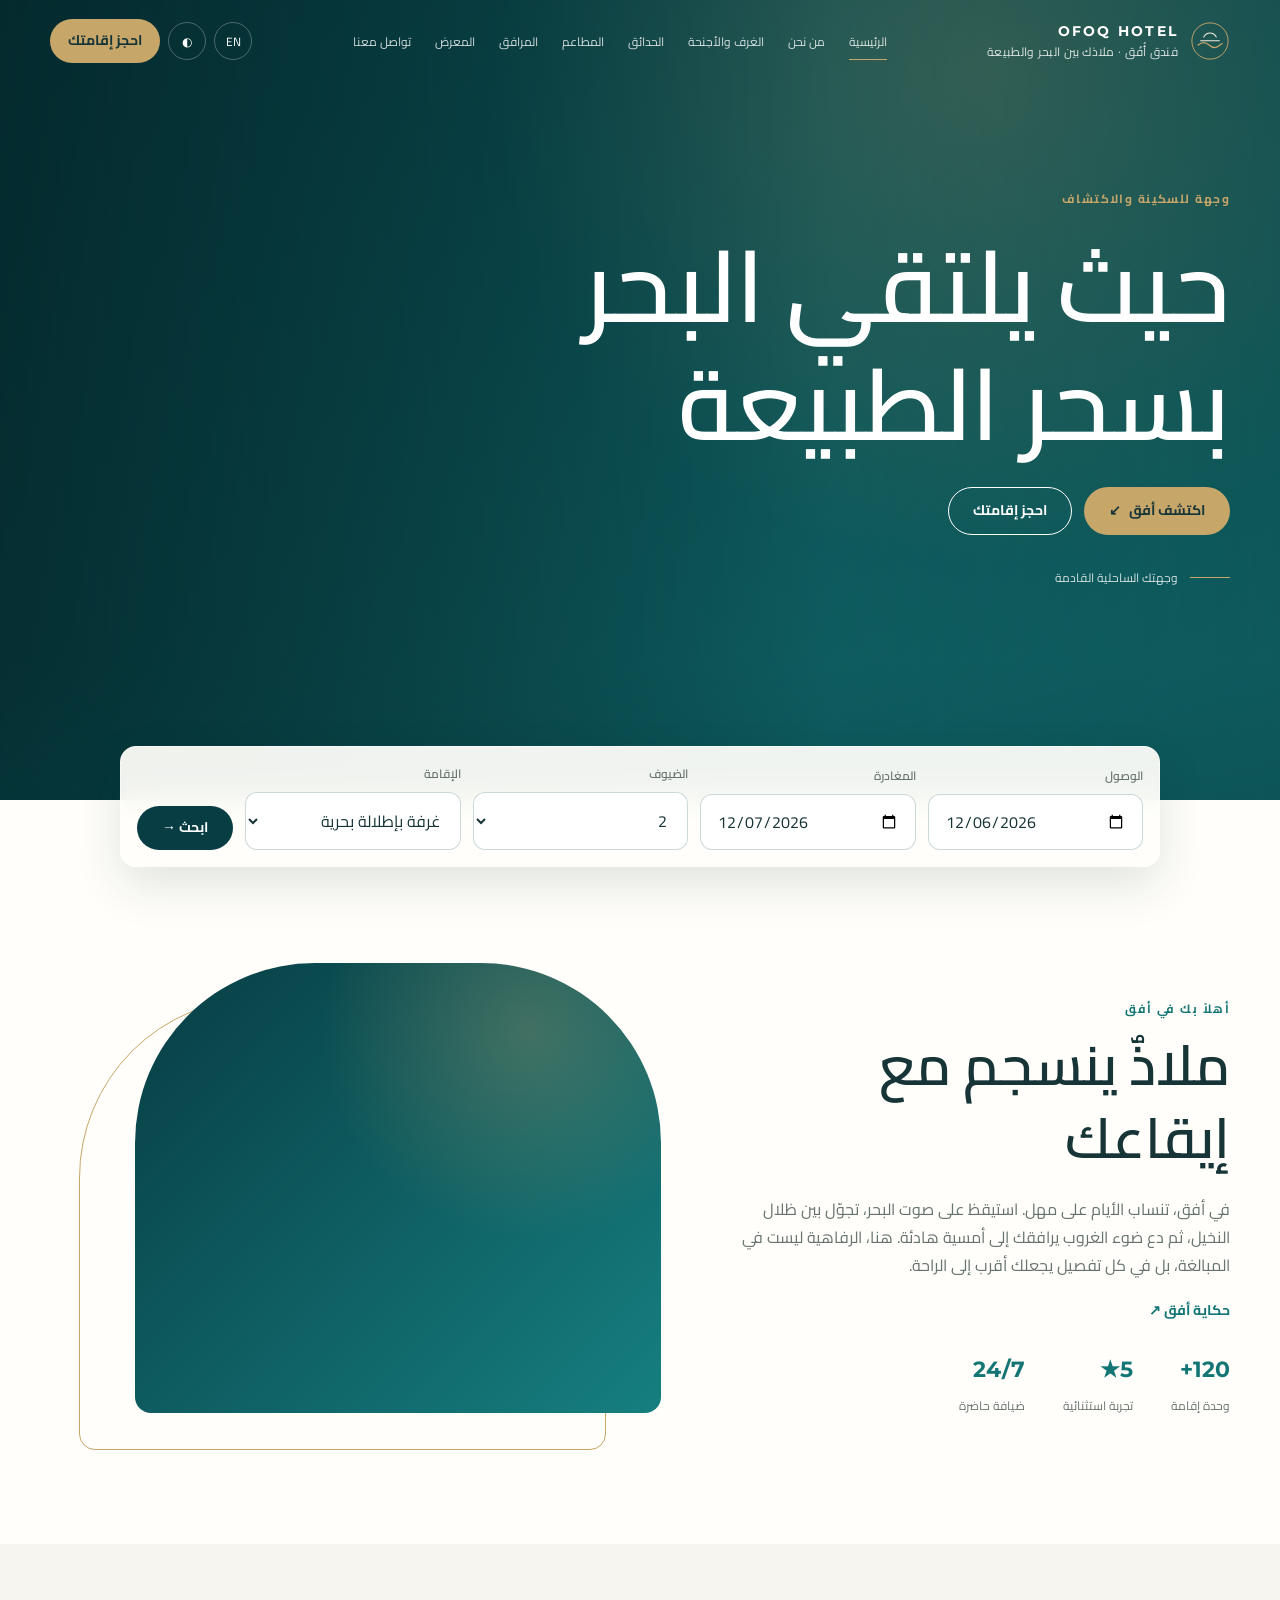
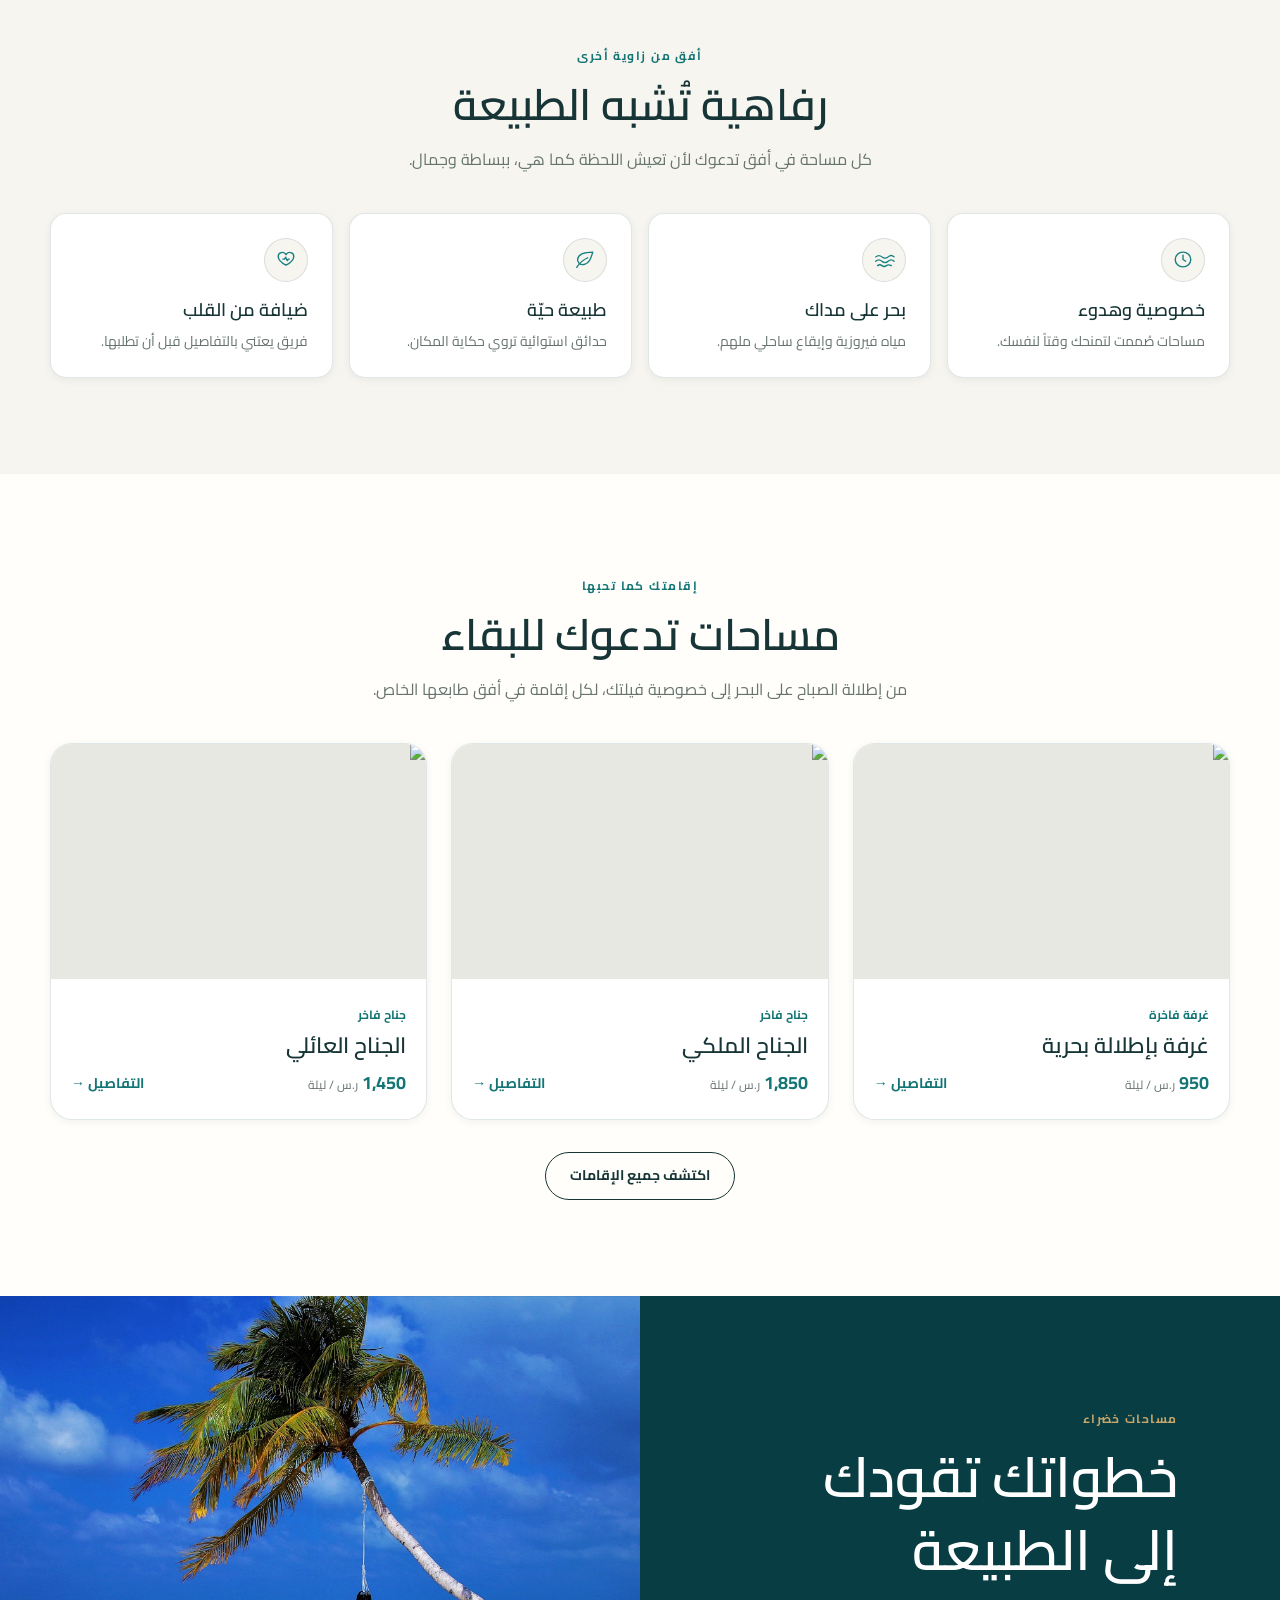
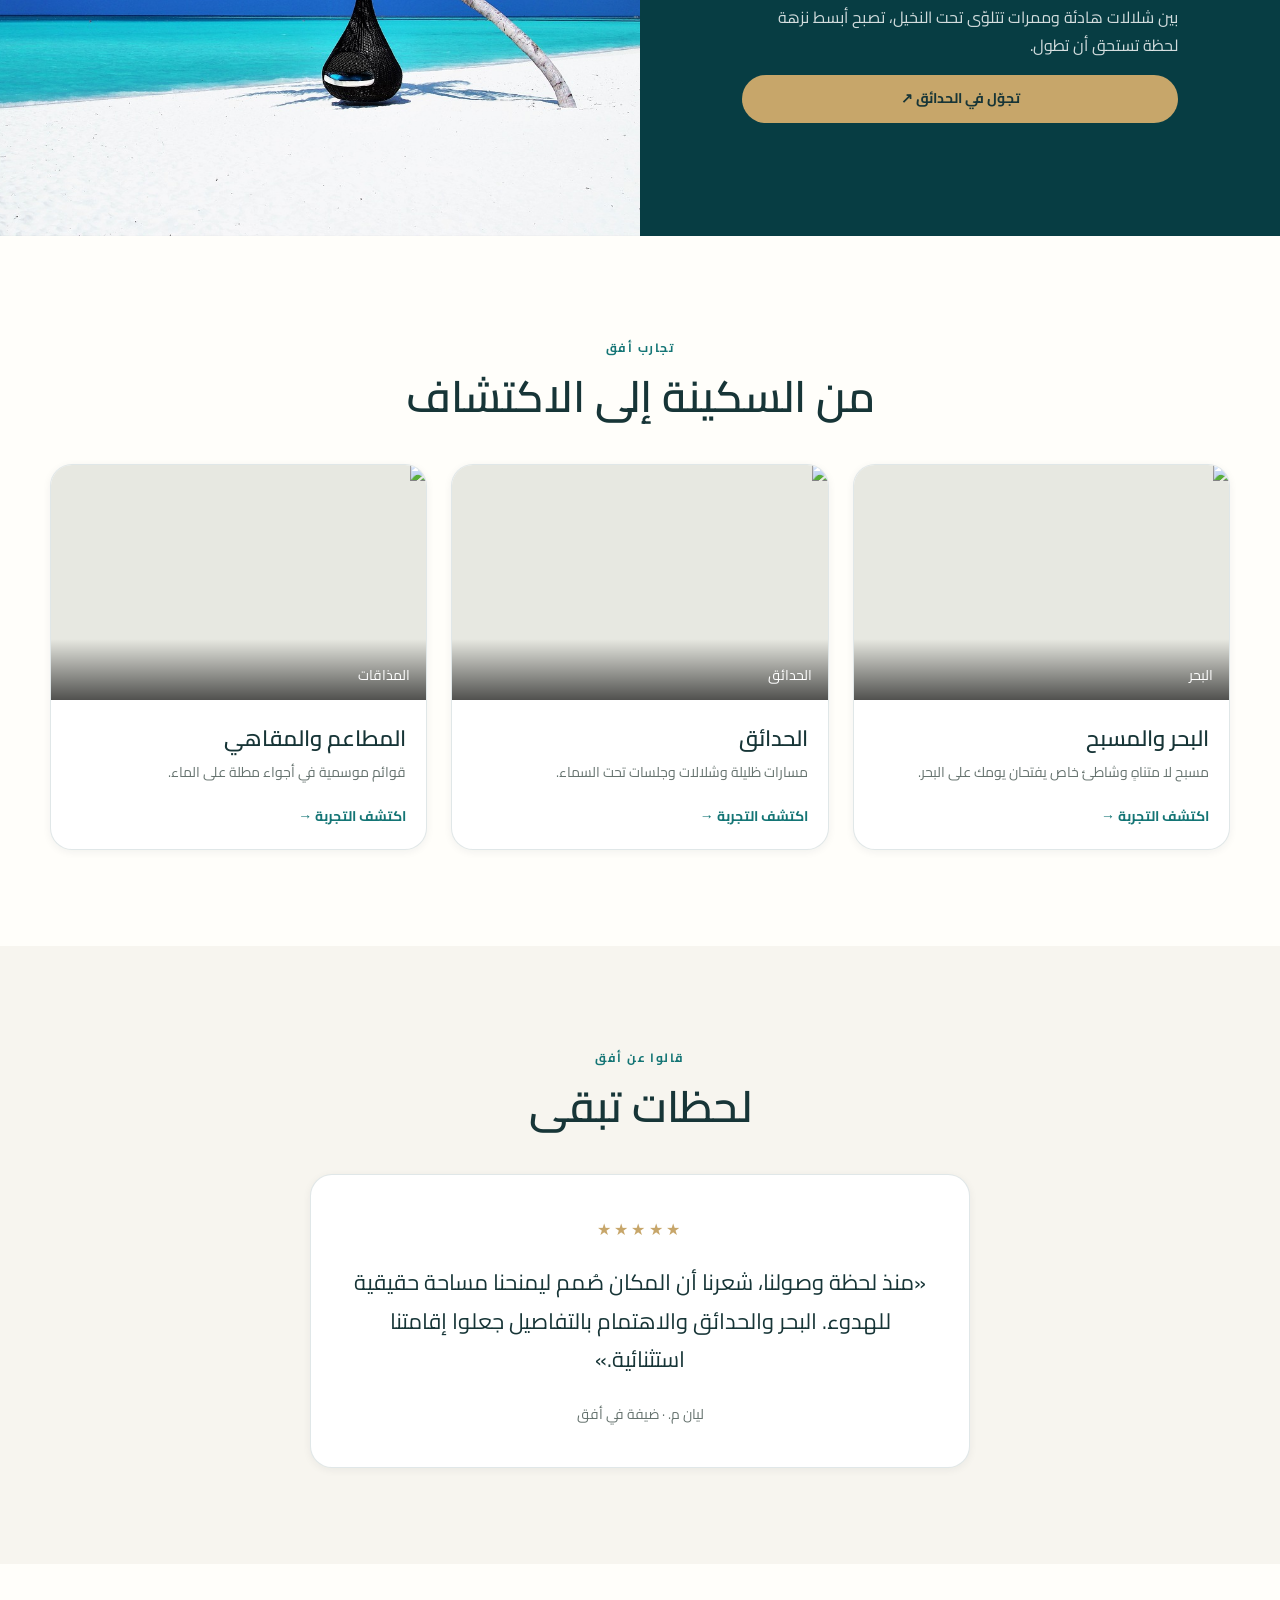
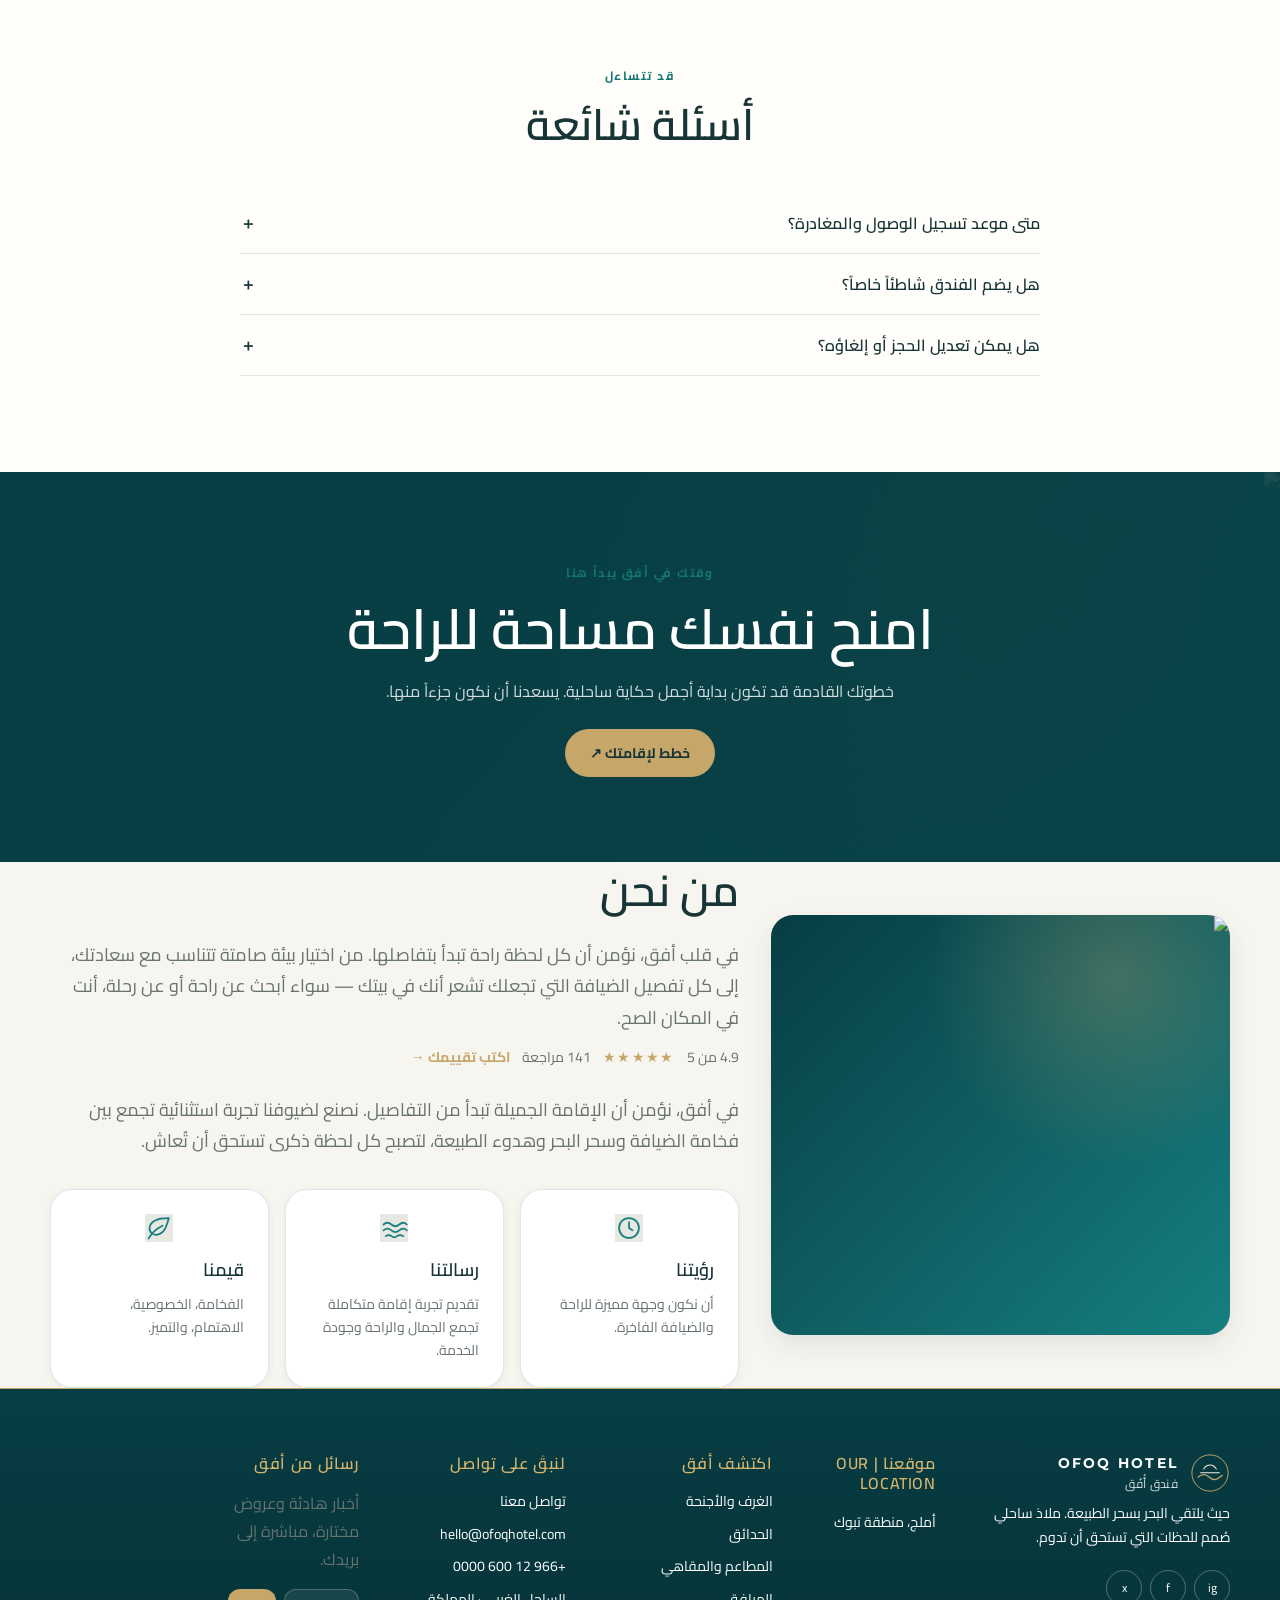
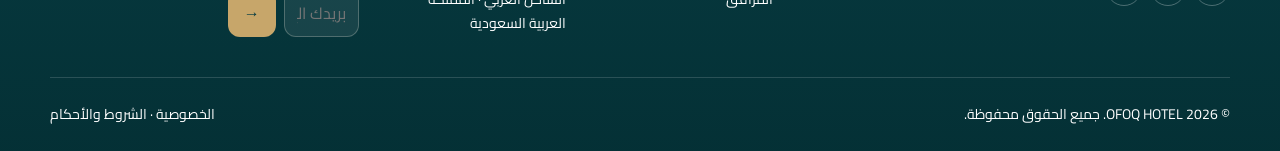
<file: index.html>
<!doctype html>
<html lang="ar" dir="rtl">
<head>
  <meta charset="utf-8">
  <meta name="viewport" content="width=device-width, initial-scale=1">
  <meta name="theme-color" content="#073D43"><link rel="icon" type="image/svg+xml" href="assets/logo/ofoq-mark.svg">
  <meta name="description" content="أفق، ملاذ ساحلي فاخر حيث يلتقي البحر بسحر الطبيعة.">
  <title>أفق | OFOQ HOTEL</title>
  <link rel="preconnect" href="https://fonts.googleapis.com">
  <link rel="preconnect" href="https://fonts.gstatic.com" crossorigin>
  <link href="https://fonts.googleapis.com/css2?family=Cairo:wght@400;500;600;700&family=Montserrat:wght@400;500;600;700&display=swap" rel="stylesheet">
  <link rel="stylesheet" href="css/variables.css">
  <link rel="stylesheet" href="css/global.css">
  <link rel="stylesheet" href="css/header.css">
  <link rel="stylesheet" href="css/footer.css">
  <link rel="stylesheet" href="css/home.css">
  <link rel="stylesheet" href="css/pages.css">
  <link rel="stylesheet" href="css/components.css">
  <link rel="stylesheet" href="css/animations.css">
  <link rel="stylesheet" href="css/responsive.css">
</head>
<body>
  <div id="site-header"></div>
  <main id="page-content" data-page="home"></main>
  <div id="site-footer"></div>
  <div id="toast" class="toast" role="status" aria-live="polite"></div>
  <button class="back-to-top" type="button" aria-label="العودة للأعلى">↑</button>
  <script src="js/language.js" defer></script>
  <script src="js/theme.js" defer></script>
  <script src="js/navigation.js" defer></script>
  <script src="js/rooms.js" defer></script>
  <script src="js/booking.js" defer></script>
  <script src="js/gallery.js" defer></script>
  <script src="js/contact.js" defer></script>
  <script src="js/animations.js" defer></script>
  <script src="js/main.js" defer></script>
</body>
</html>
</file>
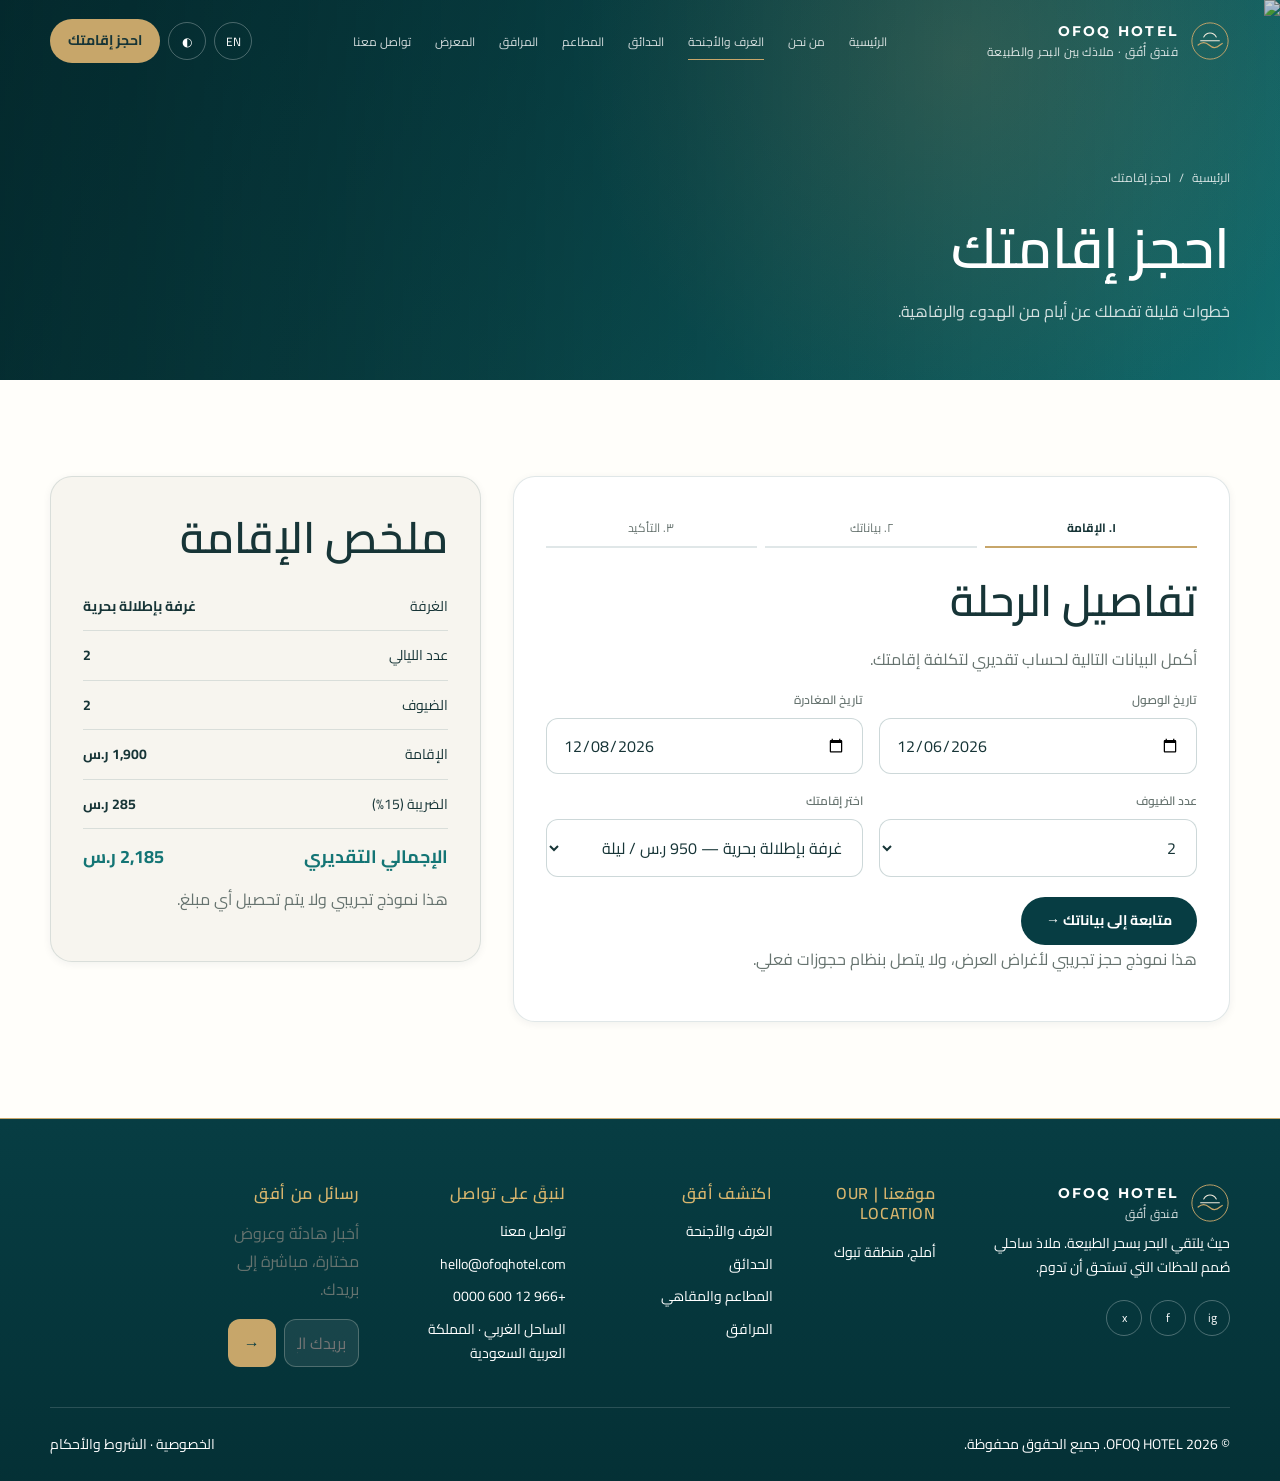
<file: booking.html>
<!doctype html>
<html lang="ar" dir="rtl"><head><meta charset="utf-8"><meta name="viewport" content="width=device-width, initial-scale=1"><meta name="theme-color" content="#073D43"><link rel="icon" type="image/svg+xml" href="assets/logo/ofoq-mark.svg"><meta name="description" content="احجز إقامتك القادمة في فندق أفق."><title>احجز إقامتك | أفق</title><link rel="preconnect" href="https://fonts.googleapis.com"><link rel="preconnect" href="https://fonts.gstatic.com" crossorigin><link href="https://fonts.googleapis.com/css2?family=Cairo:wght@400;500;600;700&family=Montserrat:wght@400;500;600;700&display=swap" rel="stylesheet"><link rel="stylesheet" href="css/variables.css"><link rel="stylesheet" href="css/global.css"><link rel="stylesheet" href="css/header.css"><link rel="stylesheet" href="css/footer.css"><link rel="stylesheet" href="css/home.css"><link rel="stylesheet" href="css/pages.css"><link rel="stylesheet" href="css/components.css"><link rel="stylesheet" href="css/animations.css"><link rel="stylesheet" href="css/responsive.css"></head><body><div id="site-header"></div><main id="page-content" data-page="booking"></main><div id="site-footer"></div><div id="toast" class="toast" role="status" aria-live="polite"></div><button class="back-to-top" type="button" aria-label="العودة للأعلى">↑</button><script src="js/language.js" defer></script><script src="js/theme.js" defer></script><script src="js/navigation.js" defer></script><script src="js/rooms.js" defer></script><script src="js/booking.js" defer></script><script src="js/gallery.js" defer></script><script src="js/contact.js" defer></script><script src="js/animations.js" defer></script><script src="js/main.js" defer></script></body></html>
</file>
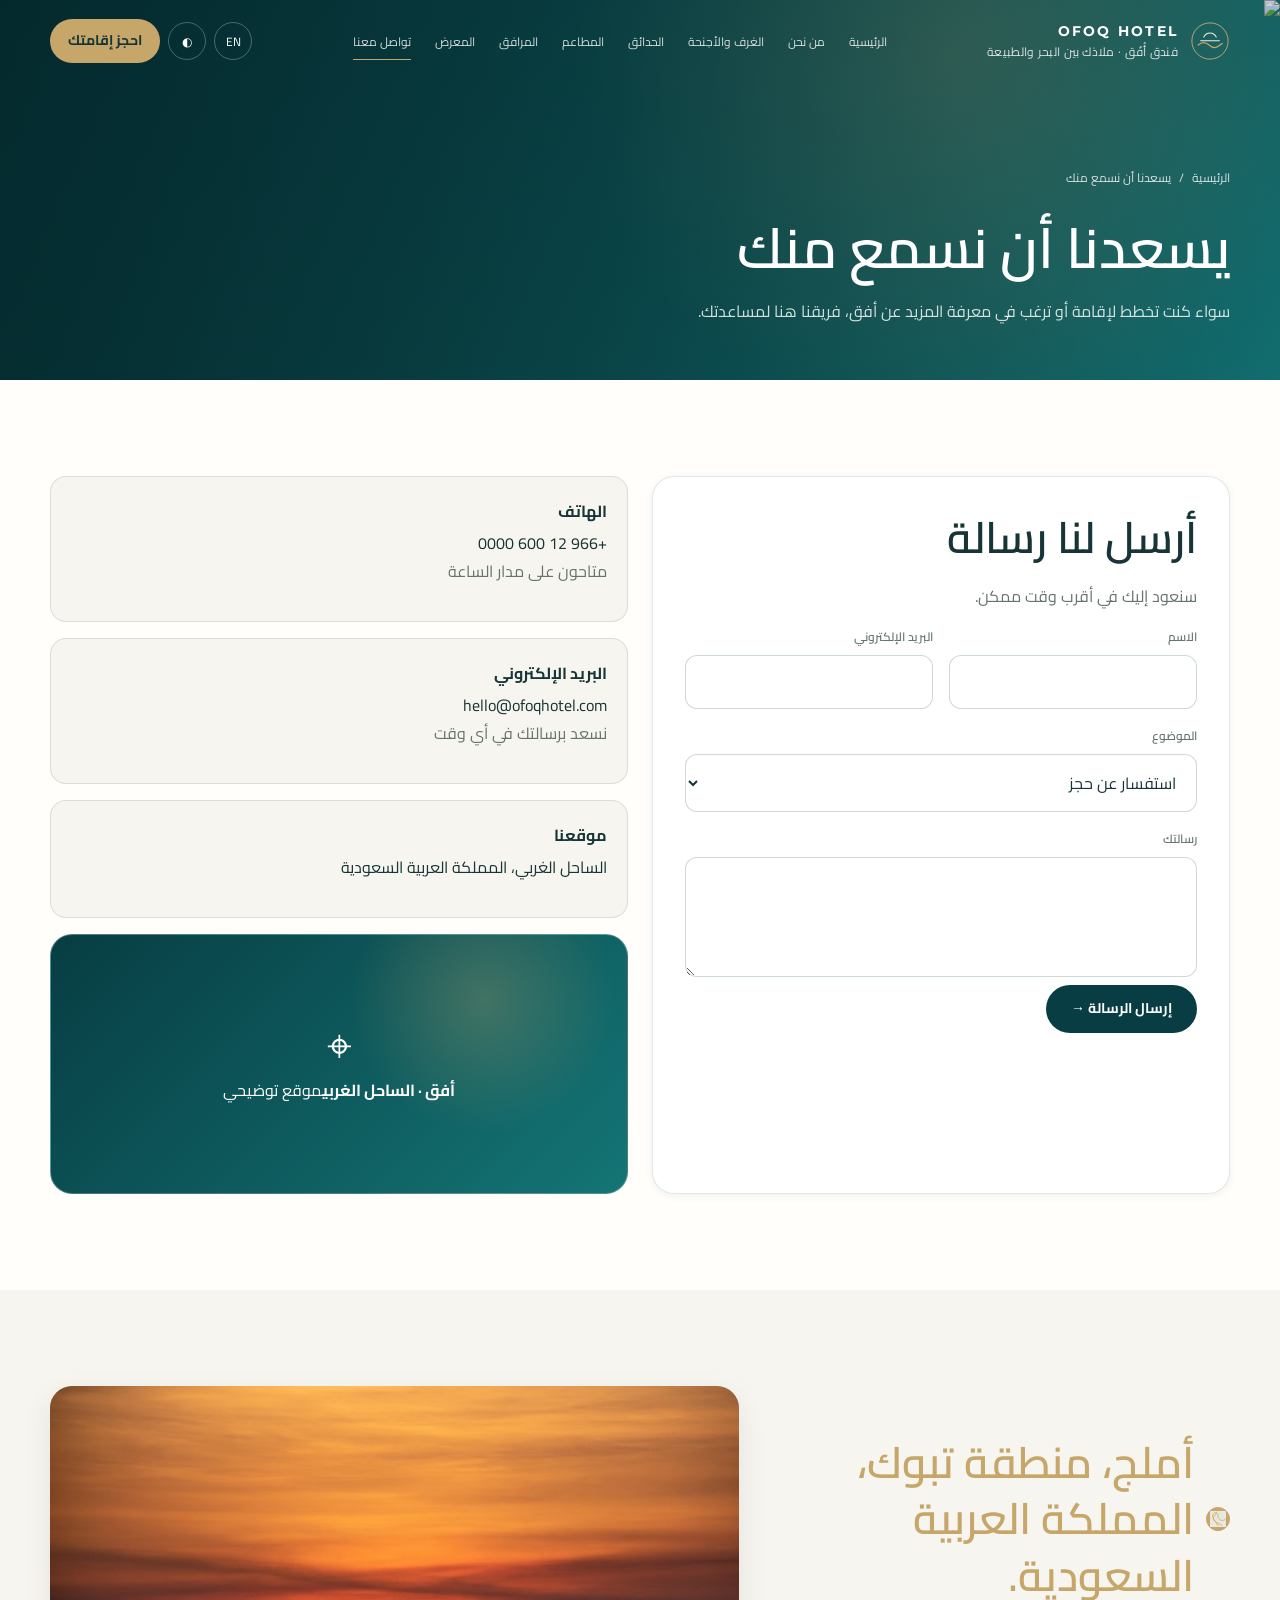
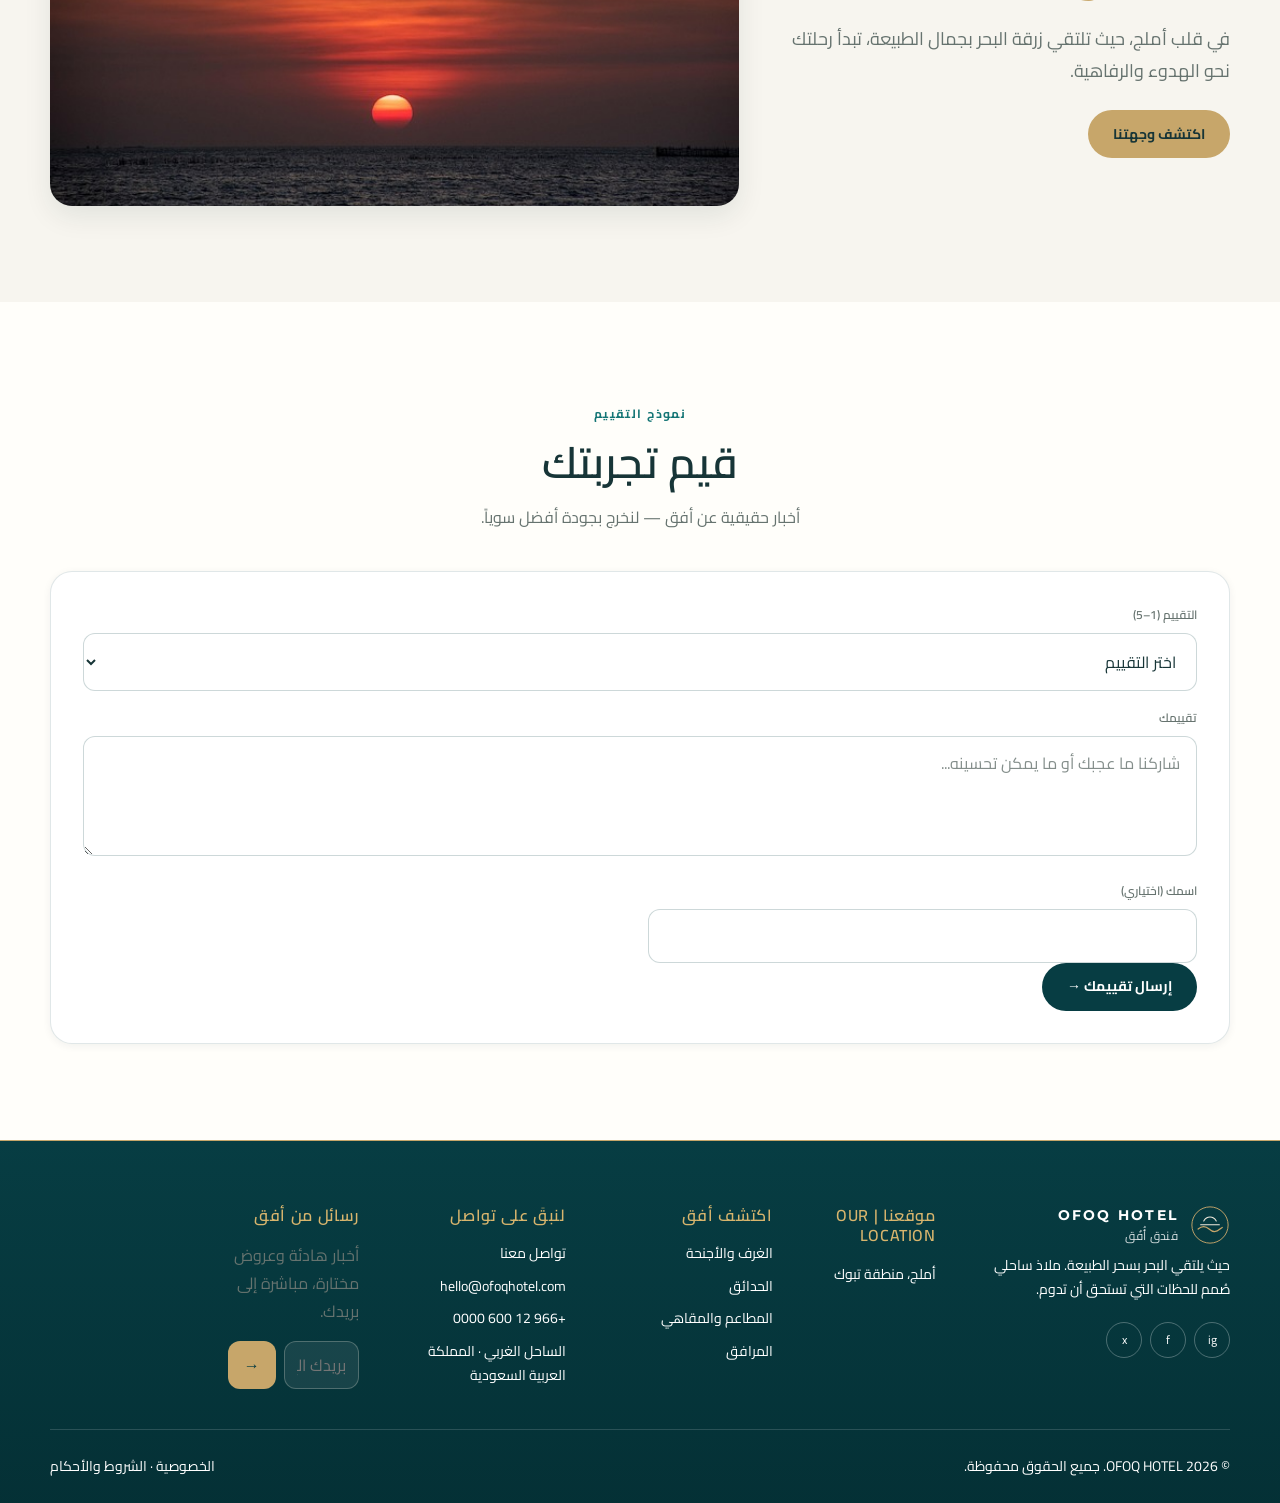
<file: contact.html>
<!doctype html>
<html lang="ar" dir="rtl"><head><meta charset="utf-8"><meta name="viewport" content="width=device-width, initial-scale=1"><meta name="theme-color" content="#073D43"><link rel="icon" type="image/svg+xml" href="assets/logo/ofoq-mark.svg"><meta name="description" content="تواصل مع فريق فندق أفق."><title>تواصل معنا | أفق</title><link rel="preconnect" href="https://fonts.googleapis.com"><link rel="preconnect" href="https://fonts.gstatic.com" crossorigin><link href="https://fonts.googleapis.com/css2?family=Cairo:wght@400;500;600;700&family=Montserrat:wght@400;500;600;700&display=swap" rel="stylesheet"><link rel="stylesheet" href="css/variables.css"><link rel="stylesheet" href="css/global.css"><link rel="stylesheet" href="css/header.css"><link rel="stylesheet" href="css/footer.css"><link rel="stylesheet" href="css/home.css"><link rel="stylesheet" href="css/pages.css"><link rel="stylesheet" href="css/components.css"><link rel="stylesheet" href="css/animations.css"><link rel="stylesheet" href="css/responsive.css"></head><body><div id="site-header"></div><main id="page-content" data-page="contact"></main><div id="site-footer"></div><div id="toast" class="toast" role="status" aria-live="polite"></div><button class="back-to-top" type="button" aria-label="العودة للأعلى">↑</button><script src="js/language.js" defer></script><script src="js/theme.js" defer></script><script src="js/navigation.js" defer></script><script src="js/rooms.js" defer></script><script src="js/booking.js" defer></script><script src="js/gallery.js" defer></script><script src="js/contact.js" defer></script><script src="js/animations.js" defer></script><script src="js/main.js" defer></script></body></html>
</file>
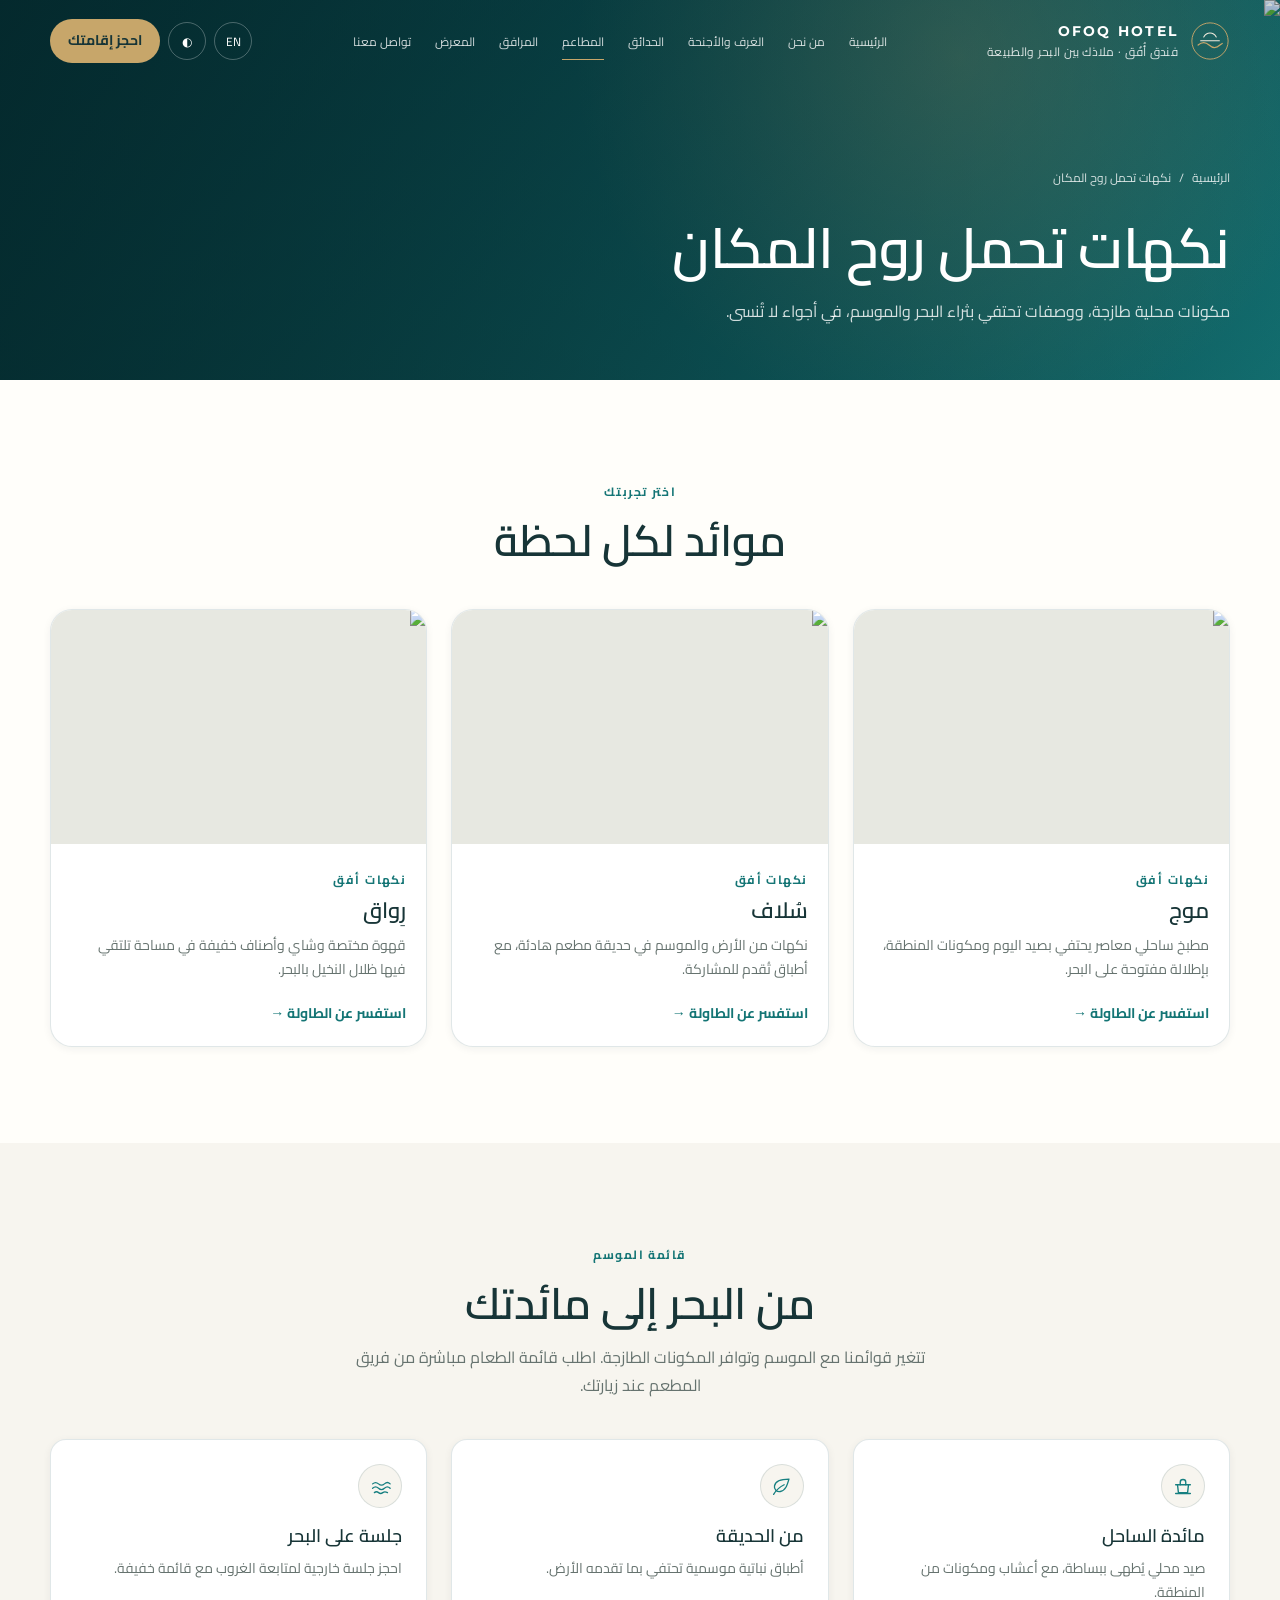
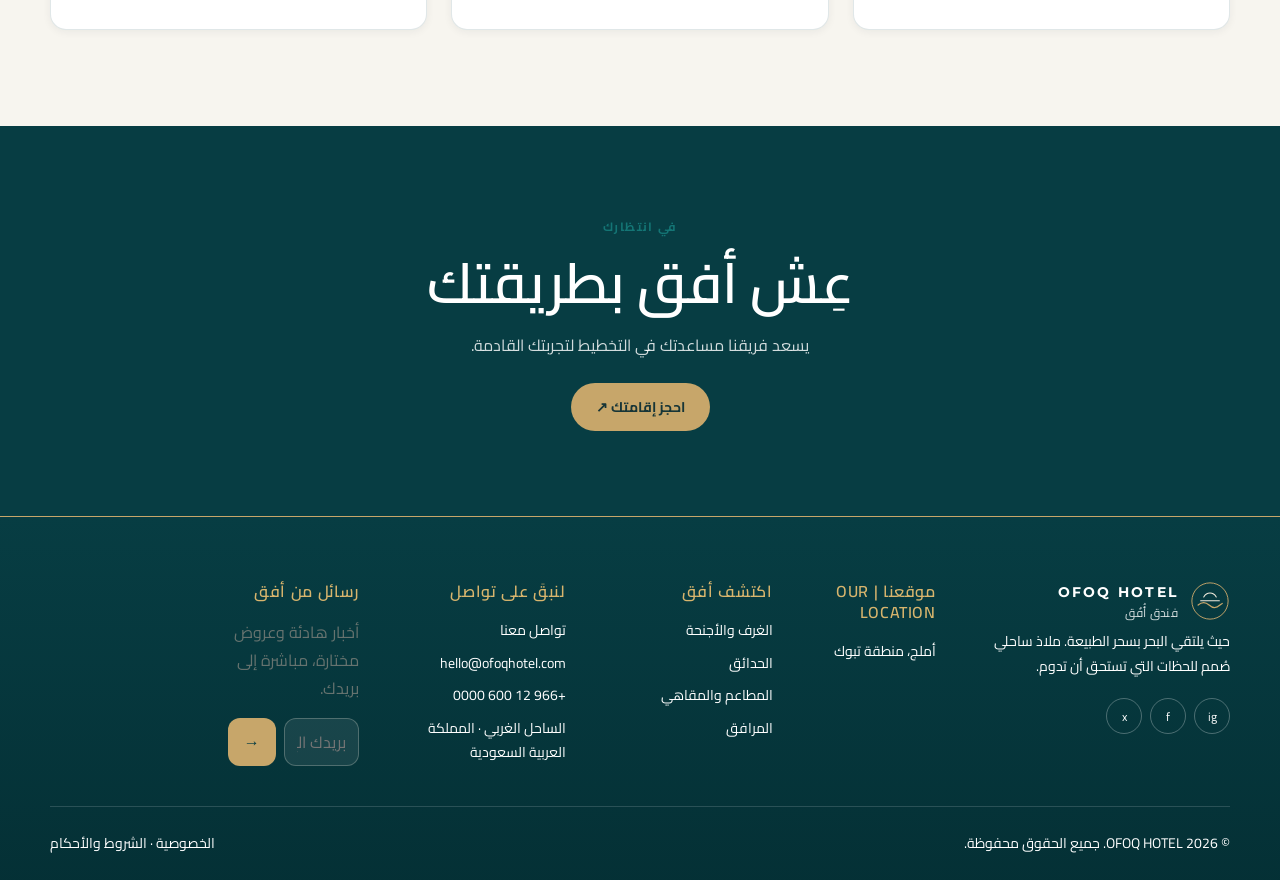
<file: dining.html>
<!doctype html>
<html lang="ar" dir="rtl"><head><meta charset="utf-8"><meta name="viewport" content="width=device-width, initial-scale=1"><meta name="theme-color" content="#073D43"><link rel="icon" type="image/svg+xml" href="assets/logo/ofoq-mark.svg"><meta name="description" content="نكهات محلية وعالمية في مطاعم أفق."><title>المطاعم والمقاهي | أفق</title><link rel="preconnect" href="https://fonts.googleapis.com"><link rel="preconnect" href="https://fonts.gstatic.com" crossorigin><link href="https://fonts.googleapis.com/css2?family=Cairo:wght@400;500;600;700&family=Montserrat:wght@400;500;600;700&display=swap" rel="stylesheet"><link rel="stylesheet" href="css/variables.css"><link rel="stylesheet" href="css/global.css"><link rel="stylesheet" href="css/header.css"><link rel="stylesheet" href="css/footer.css"><link rel="stylesheet" href="css/home.css"><link rel="stylesheet" href="css/pages.css"><link rel="stylesheet" href="css/components.css"><link rel="stylesheet" href="css/animations.css"><link rel="stylesheet" href="css/responsive.css"></head><body><div id="site-header"></div><main id="page-content" data-page="dining"></main><div id="site-footer"></div><div id="toast" class="toast" role="status" aria-live="polite"></div><button class="back-to-top" type="button" aria-label="العودة للأعلى">↑</button><script src="js/language.js" defer></script><script src="js/theme.js" defer></script><script src="js/navigation.js" defer></script><script src="js/rooms.js" defer></script><script src="js/booking.js" defer></script><script src="js/gallery.js" defer></script><script src="js/contact.js" defer></script><script src="js/animations.js" defer></script><script src="js/main.js" defer></script></body></html>
</file>
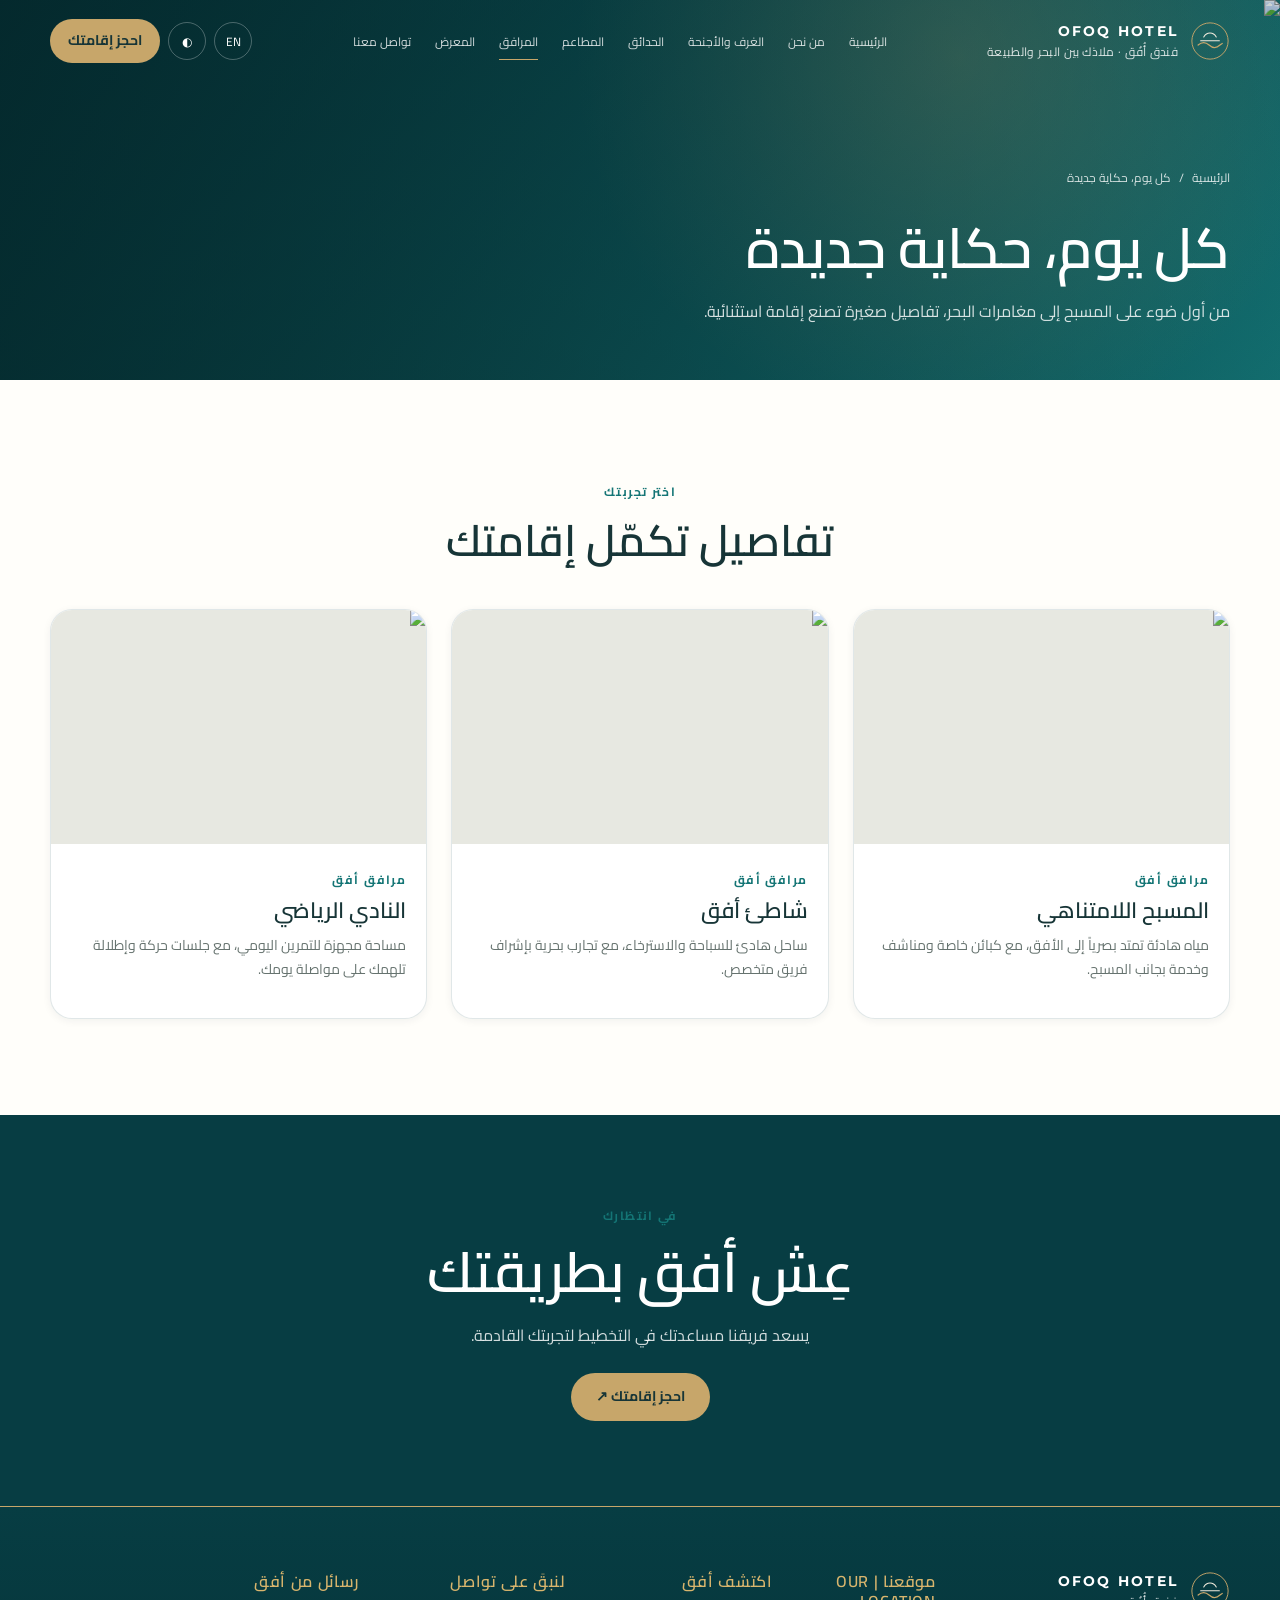
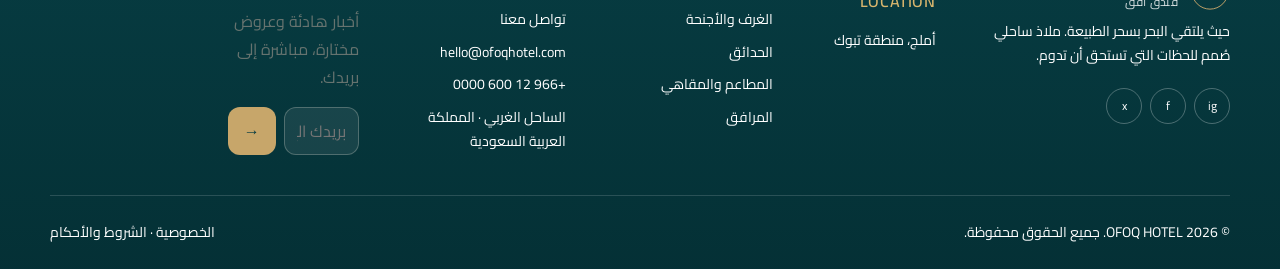
<file: facilities.html>
<!doctype html>
<html lang="ar" dir="rtl"><head><meta charset="utf-8"><meta name="viewport" content="width=device-width, initial-scale=1"><meta name="theme-color" content="#073D43"><link rel="icon" type="image/svg+xml" href="assets/logo/ofoq-mark.svg"><meta name="description" content="مرافق وخدمات فندق أفق."><title>المرافق والخدمات | أفق</title><link rel="preconnect" href="https://fonts.googleapis.com"><link rel="preconnect" href="https://fonts.gstatic.com" crossorigin><link href="https://fonts.googleapis.com/css2?family=Cairo:wght@400;500;600;700&family=Montserrat:wght@400;500;600;700&display=swap" rel="stylesheet"><link rel="stylesheet" href="css/variables.css"><link rel="stylesheet" href="css/global.css"><link rel="stylesheet" href="css/header.css"><link rel="stylesheet" href="css/footer.css"><link rel="stylesheet" href="css/home.css"><link rel="stylesheet" href="css/pages.css"><link rel="stylesheet" href="css/components.css"><link rel="stylesheet" href="css/animations.css"><link rel="stylesheet" href="css/responsive.css"></head><body><div id="site-header"></div><main id="page-content" data-page="facilities"></main><div id="site-footer"></div><div id="toast" class="toast" role="status" aria-live="polite"></div><button class="back-to-top" type="button" aria-label="العودة للأعلى">↑</button><script src="js/language.js" defer></script><script src="js/theme.js" defer></script><script src="js/navigation.js" defer></script><script src="js/rooms.js" defer></script><script src="js/booking.js" defer></script><script src="js/gallery.js" defer></script><script src="js/contact.js" defer></script><script src="js/animations.js" defer></script><script src="js/main.js" defer></script></body></html>
</file>
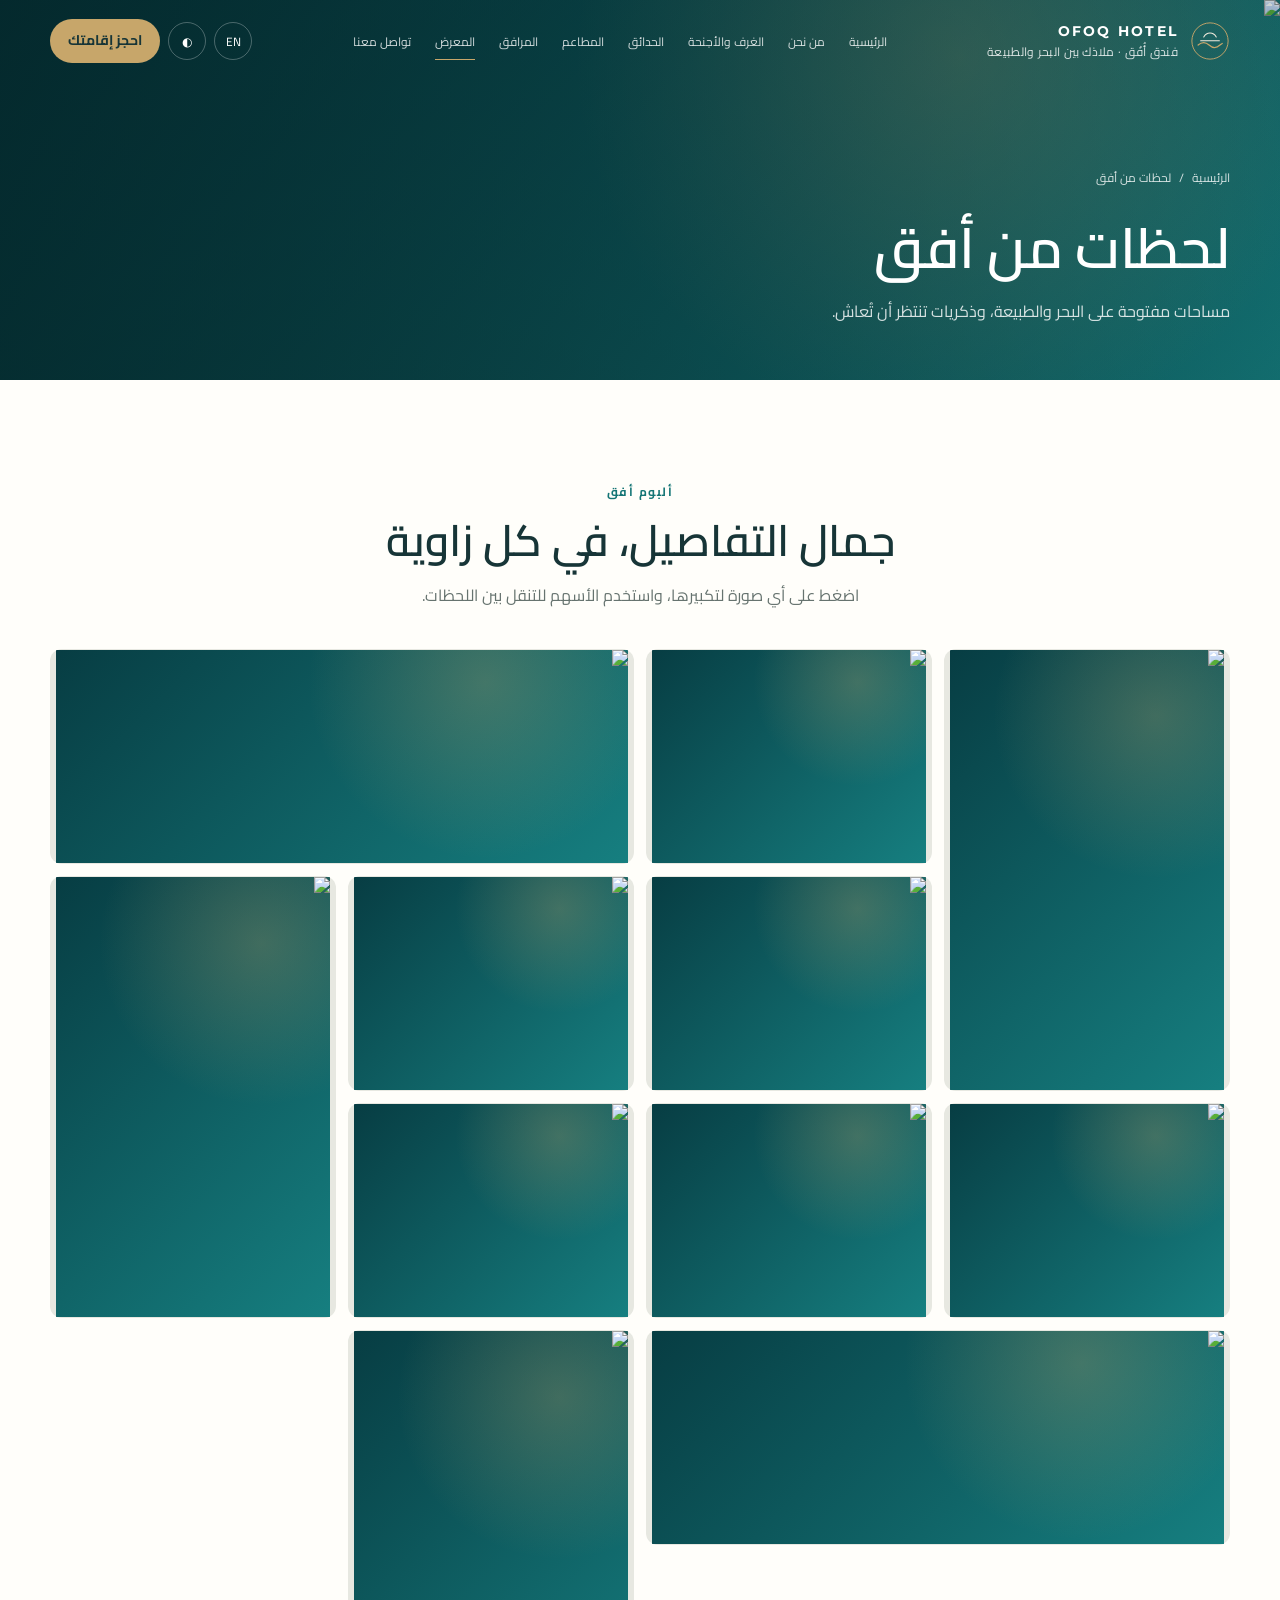
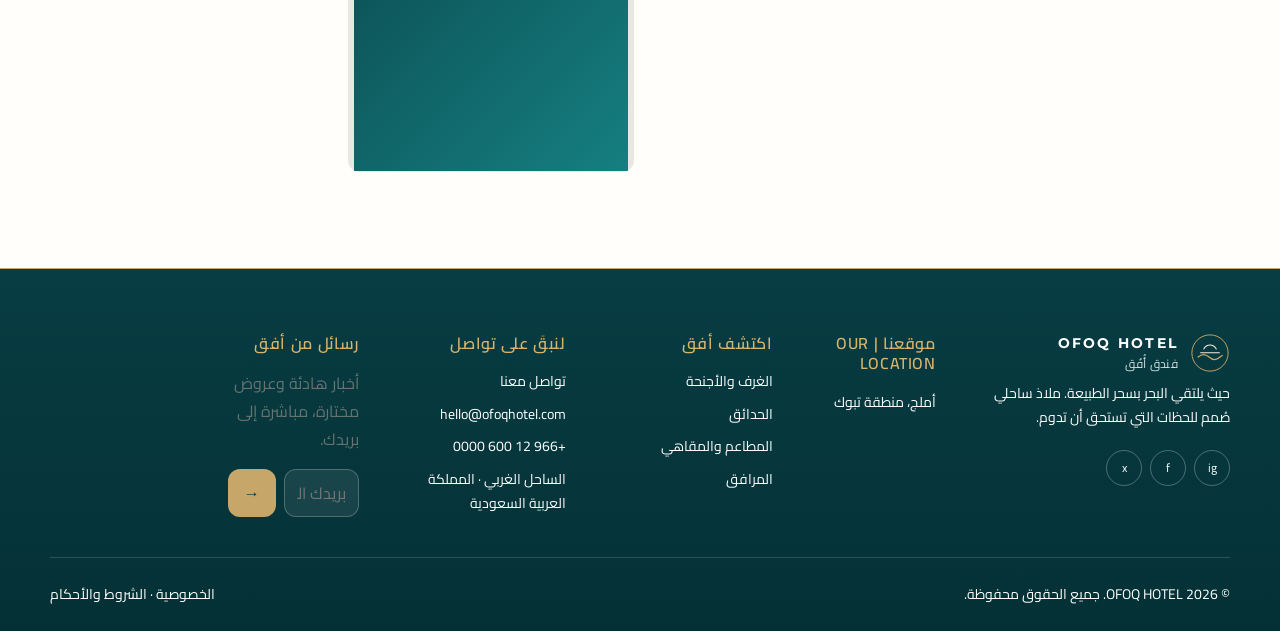
<file: gallery.html>
<!doctype html>
<html lang="ar" dir="rtl"><head><meta charset="utf-8"><meta name="viewport" content="width=device-width, initial-scale=1"><meta name="theme-color" content="#073D43"><link rel="icon" type="image/svg+xml" href="assets/logo/ofoq-mark.svg"><meta name="description" content="لحظات من أفق، في صور."><title>معرض الصور | أفق</title><link rel="preconnect" href="https://fonts.googleapis.com"><link rel="preconnect" href="https://fonts.gstatic.com" crossorigin><link href="https://fonts.googleapis.com/css2?family=Cairo:wght@400;500;600;700&family=Montserrat:wght@400;500;600;700&display=swap" rel="stylesheet"><link rel="stylesheet" href="css/variables.css"><link rel="stylesheet" href="css/global.css"><link rel="stylesheet" href="css/header.css"><link rel="stylesheet" href="css/footer.css"><link rel="stylesheet" href="css/home.css"><link rel="stylesheet" href="css/pages.css"><link rel="stylesheet" href="css/components.css"><link rel="stylesheet" href="css/animations.css"><link rel="stylesheet" href="css/responsive.css"></head><body><div id="site-header"></div><main id="page-content" data-page="gallery"></main><div id="site-footer"></div><div id="toast" class="toast" role="status" aria-live="polite"></div><button class="back-to-top" type="button" aria-label="العودة للأعلى">↑</button><script src="js/language.js" defer></script><script src="js/theme.js" defer></script><script src="js/navigation.js" defer></script><script src="js/rooms.js" defer></script><script src="js/booking.js" defer></script><script src="js/gallery.js" defer></script><script src="js/contact.js" defer></script><script src="js/animations.js" defer></script><script src="js/main.js" defer></script></body></html>
</file>
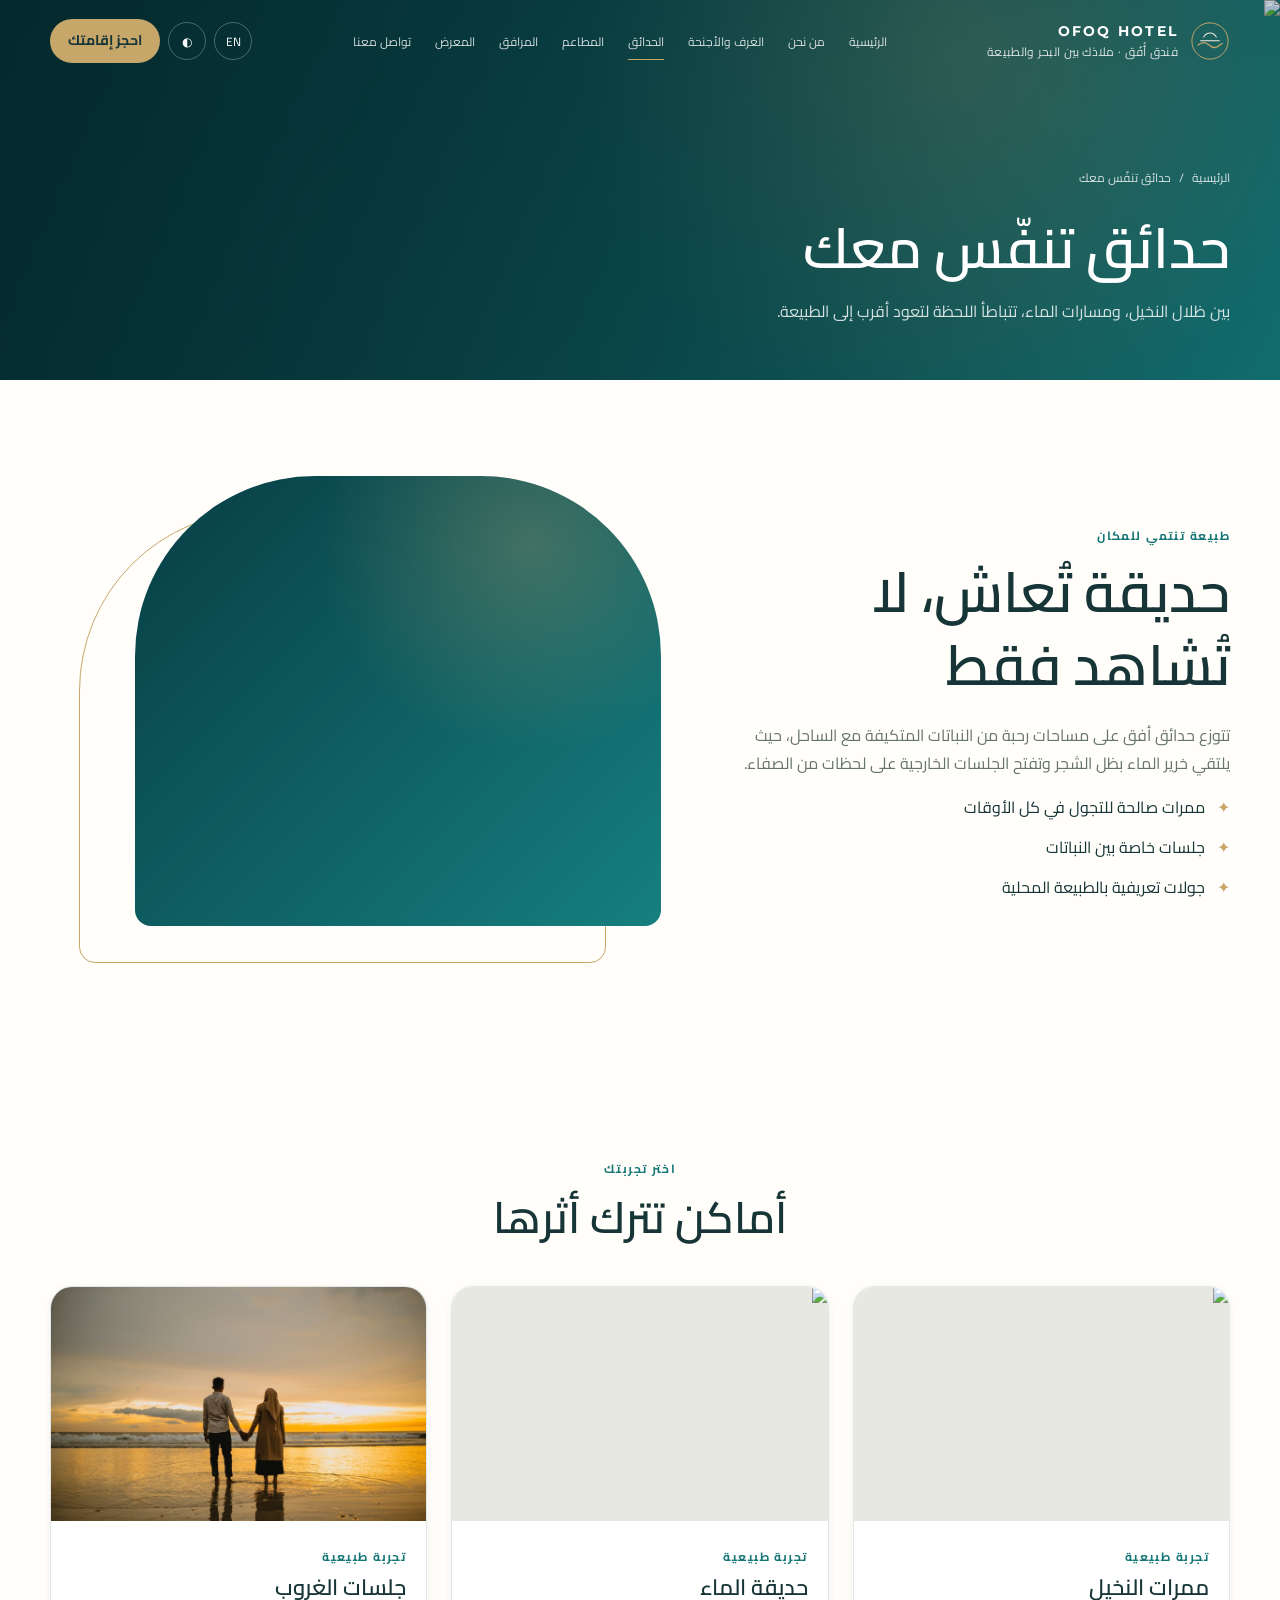
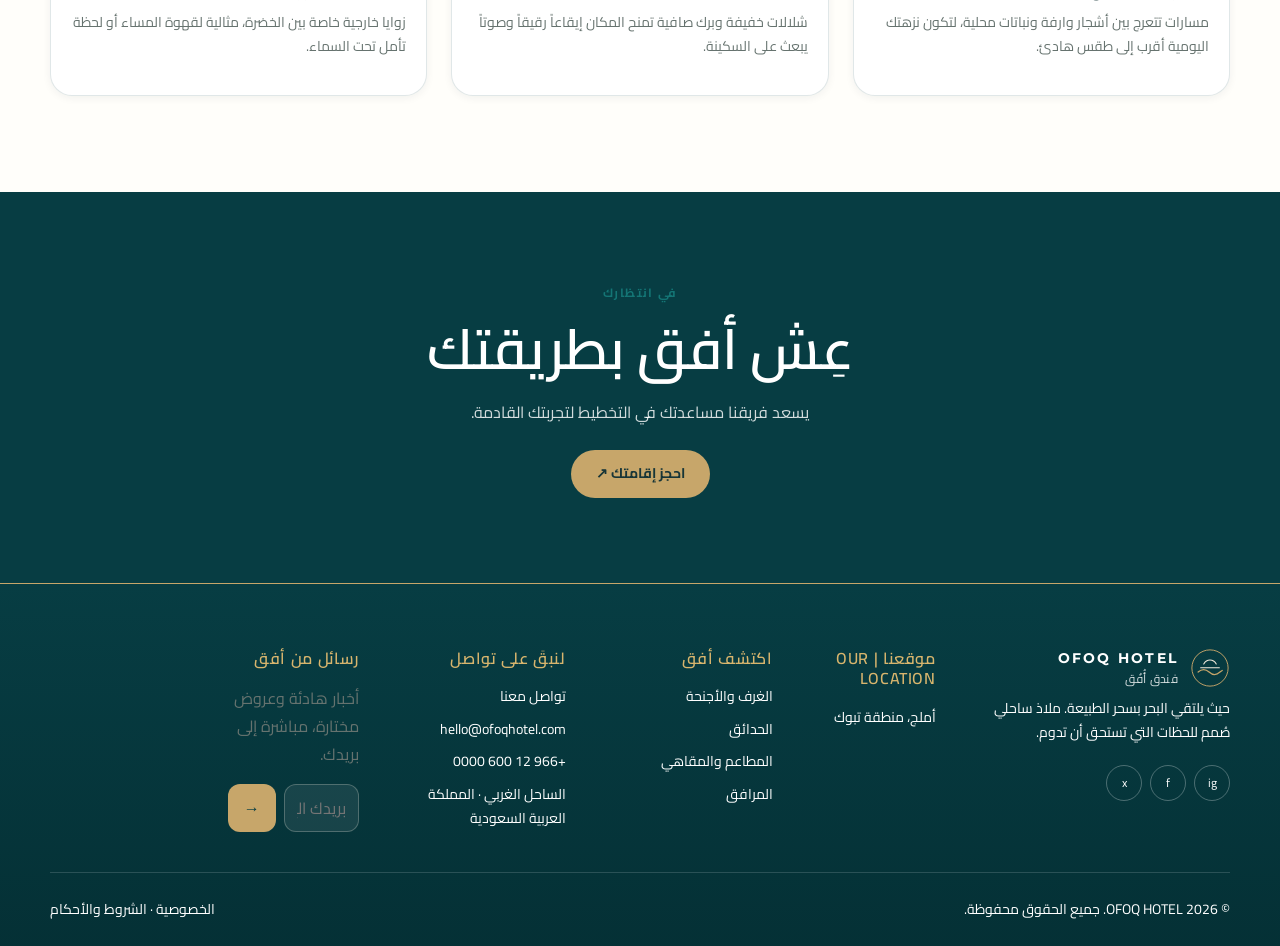
<file: gardens.html>
<!doctype html>
<html lang="ar" dir="rtl"><head><meta charset="utf-8"><meta name="viewport" content="width=device-width, initial-scale=1"><meta name="theme-color" content="#073D43"><link rel="icon" type="image/svg+xml" href="assets/logo/ofoq-mark.svg"><meta name="description" content="تجول في حدائق أفق الاستوائية."><title>الحدائق | أفق</title><link rel="preconnect" href="https://fonts.googleapis.com"><link rel="preconnect" href="https://fonts.gstatic.com" crossorigin><link href="https://fonts.googleapis.com/css2?family=Cairo:wght@400;500;600;700&family=Montserrat:wght@400;500;600;700&display=swap" rel="stylesheet"><link rel="stylesheet" href="css/variables.css"><link rel="stylesheet" href="css/global.css"><link rel="stylesheet" href="css/header.css"><link rel="stylesheet" href="css/footer.css"><link rel="stylesheet" href="css/home.css"><link rel="stylesheet" href="css/pages.css"><link rel="stylesheet" href="css/components.css"><link rel="stylesheet" href="css/animations.css"><link rel="stylesheet" href="css/responsive.css"></head><body><div id="site-header"></div><main id="page-content" data-page="gardens"></main><div id="site-footer"></div><div id="toast" class="toast" role="status" aria-live="polite"></div><button class="back-to-top" type="button" aria-label="العودة للأعلى">↑</button><script src="js/language.js" defer></script><script src="js/theme.js" defer></script><script src="js/navigation.js" defer></script><script src="js/rooms.js" defer></script><script src="js/booking.js" defer></script><script src="js/gallery.js" defer></script><script src="js/contact.js" defer></script><script src="js/animations.js" defer></script><script src="js/main.js" defer></script></body></html>
</file>
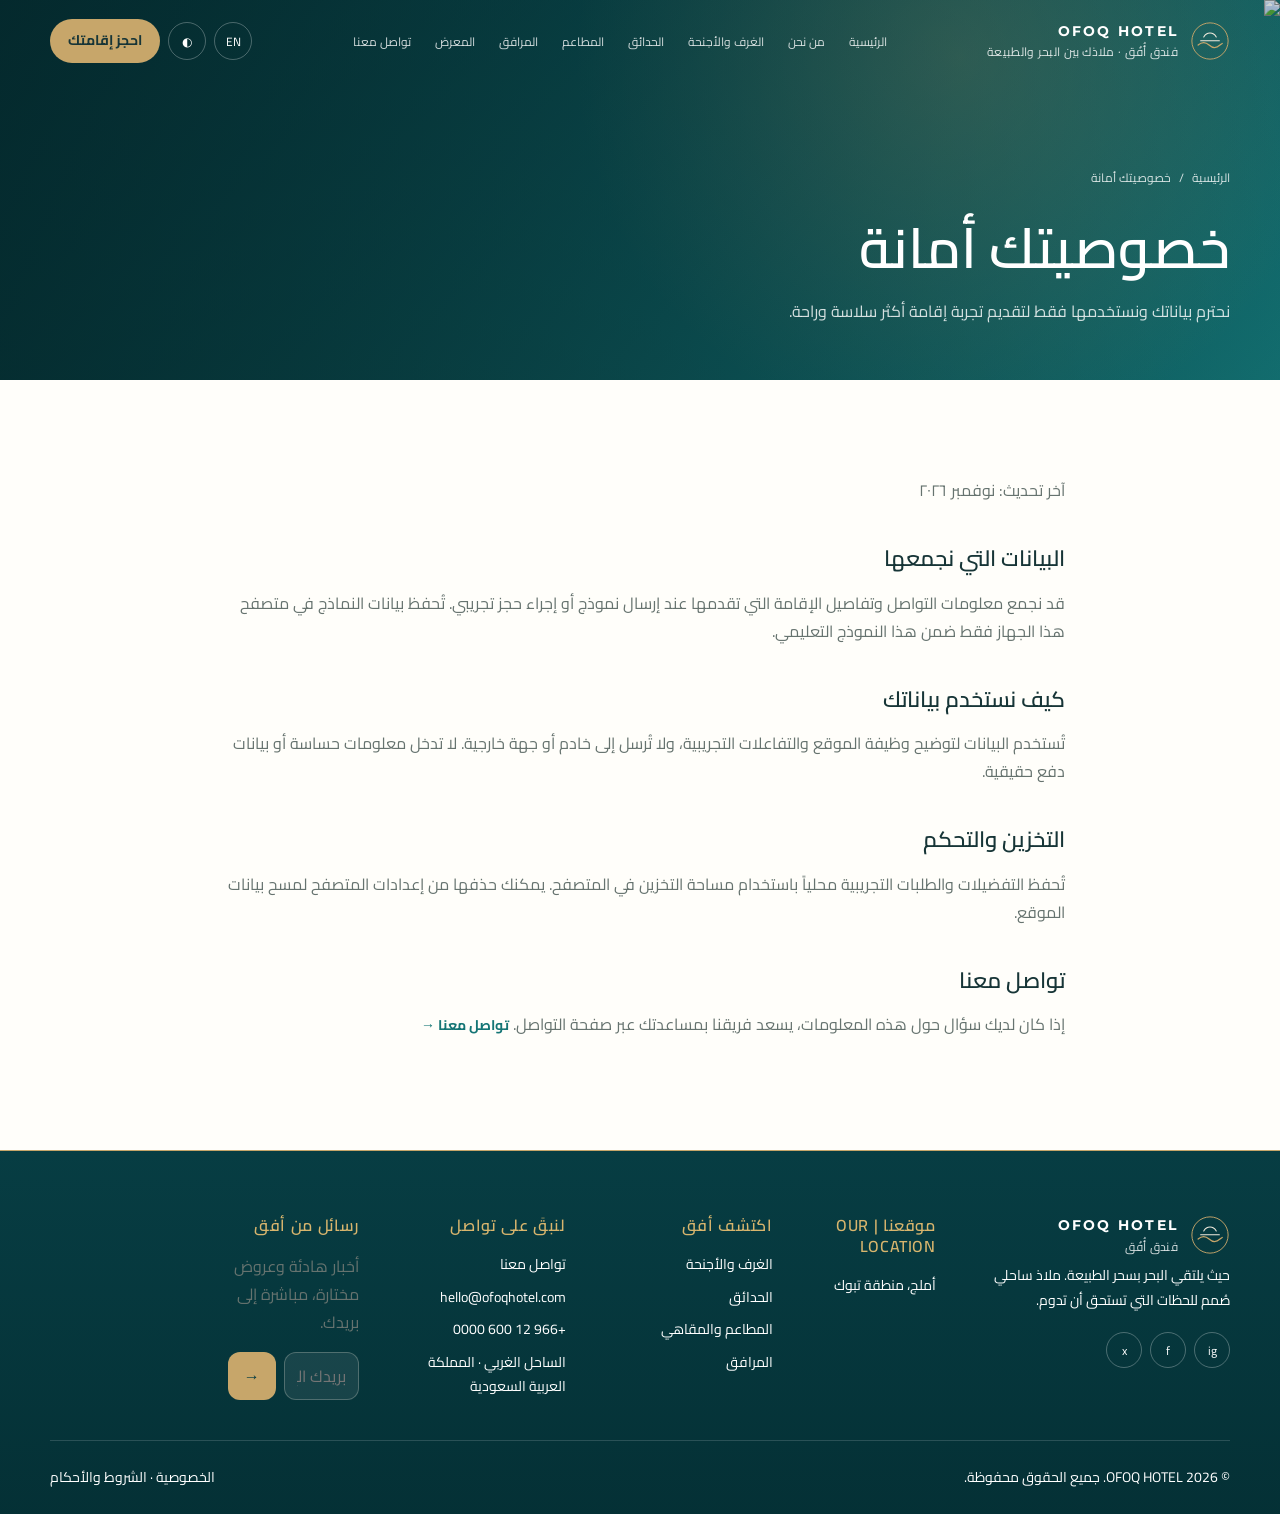
<file: privacy.html>
<!doctype html>
<html lang="ar" dir="rtl"><head><meta charset="utf-8"><meta name="viewport" content="width=device-width, initial-scale=1"><meta name="theme-color" content="#073D43"><link rel="icon" type="image/svg+xml" href="assets/logo/ofoq-mark.svg"><meta name="description" content="سياسة الخصوصية في أفق."><title>سياسة الخصوصية | أفق</title><link rel="preconnect" href="https://fonts.googleapis.com"><link rel="preconnect" href="https://fonts.gstatic.com" crossorigin><link href="https://fonts.googleapis.com/css2?family=Cairo:wght@400;500;600;700&family=Montserrat:wght@400;500;600;700&display=swap" rel="stylesheet"><link rel="stylesheet" href="css/variables.css"><link rel="stylesheet" href="css/global.css"><link rel="stylesheet" href="css/header.css"><link rel="stylesheet" href="css/footer.css"><link rel="stylesheet" href="css/home.css"><link rel="stylesheet" href="css/pages.css"><link rel="stylesheet" href="css/components.css"><link rel="stylesheet" href="css/animations.css"><link rel="stylesheet" href="css/responsive.css"></head><body><div id="site-header"></div><main id="page-content" data-page="privacy"></main><div id="site-footer"></div><div id="toast" class="toast" role="status" aria-live="polite"></div><button class="back-to-top" type="button" aria-label="العودة للأعلى">↑</button><script src="js/language.js" defer></script><script src="js/theme.js" defer></script><script src="js/navigation.js" defer></script><script src="js/rooms.js" defer></script><script src="js/booking.js" defer></script><script src="js/gallery.js" defer></script><script src="js/contact.js" defer></script><script src="js/animations.js" defer></script><script src="js/main.js" defer></script></body></html>
</file>
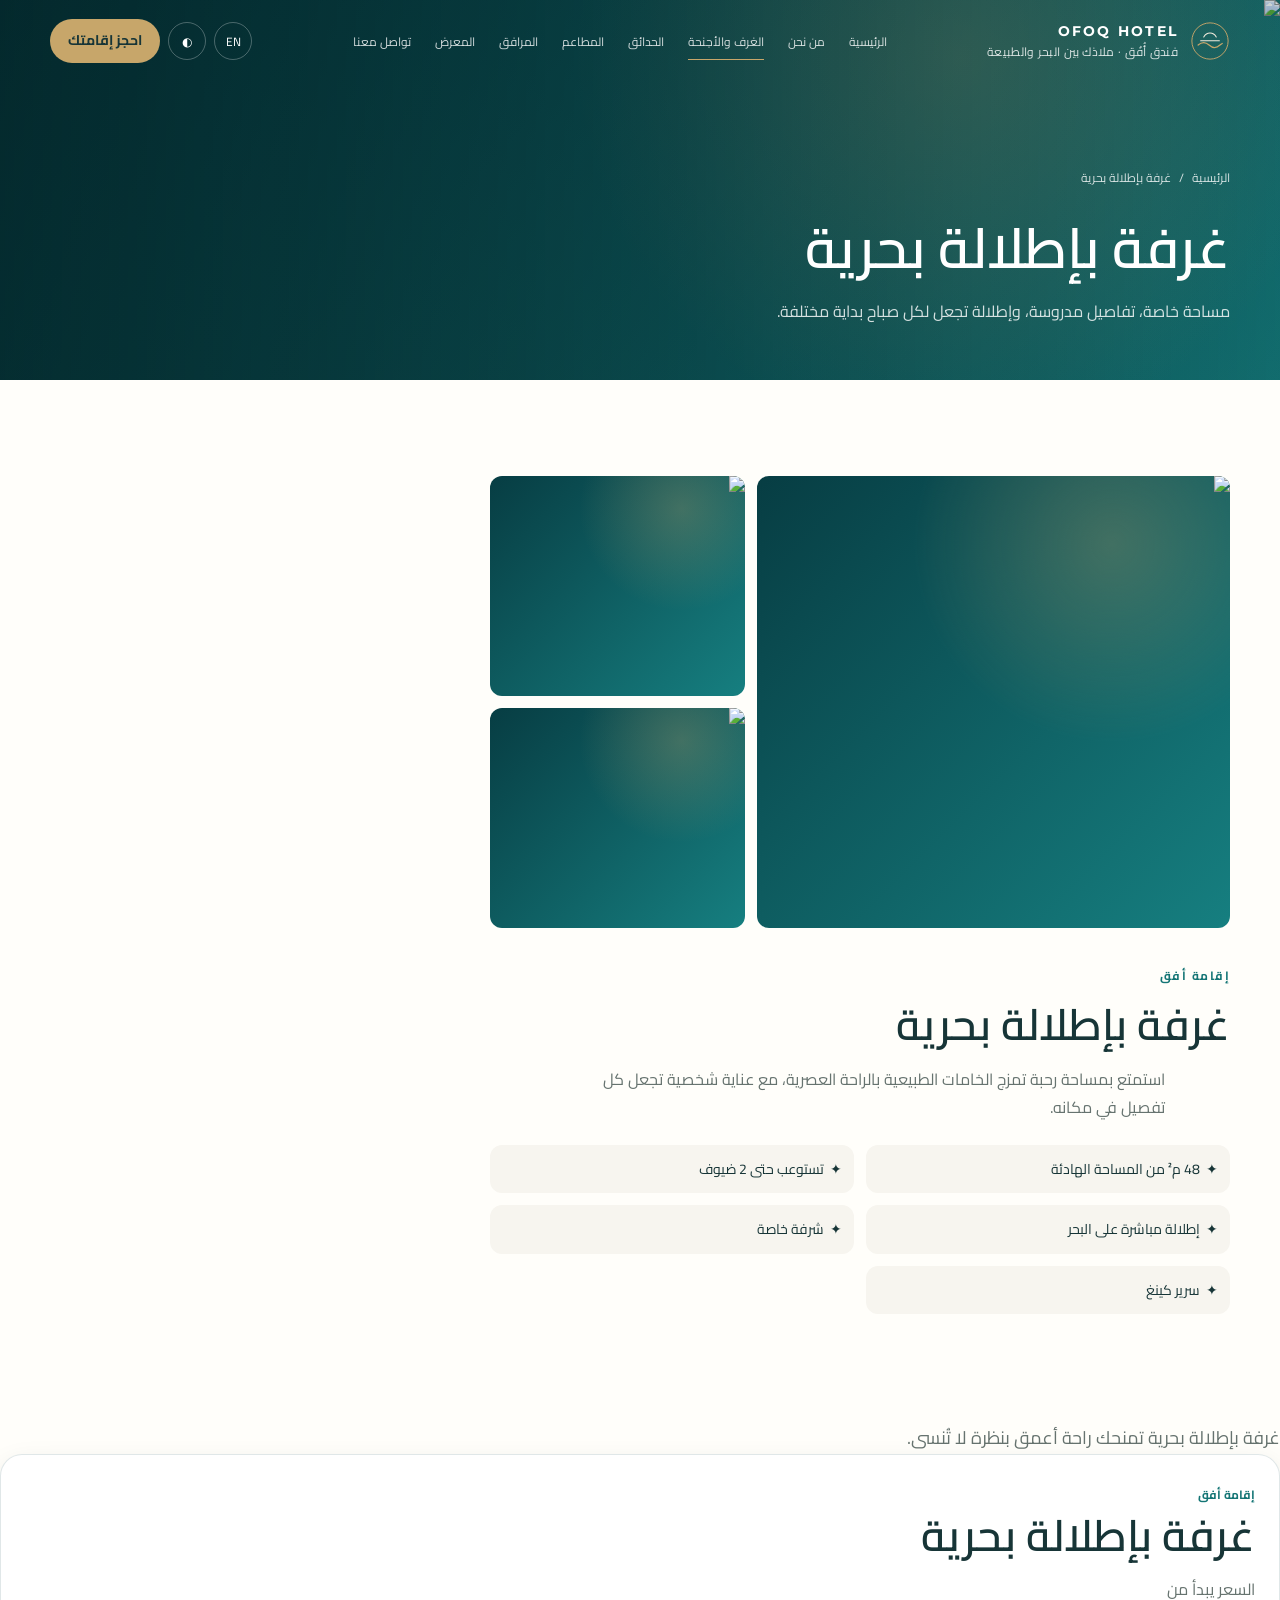
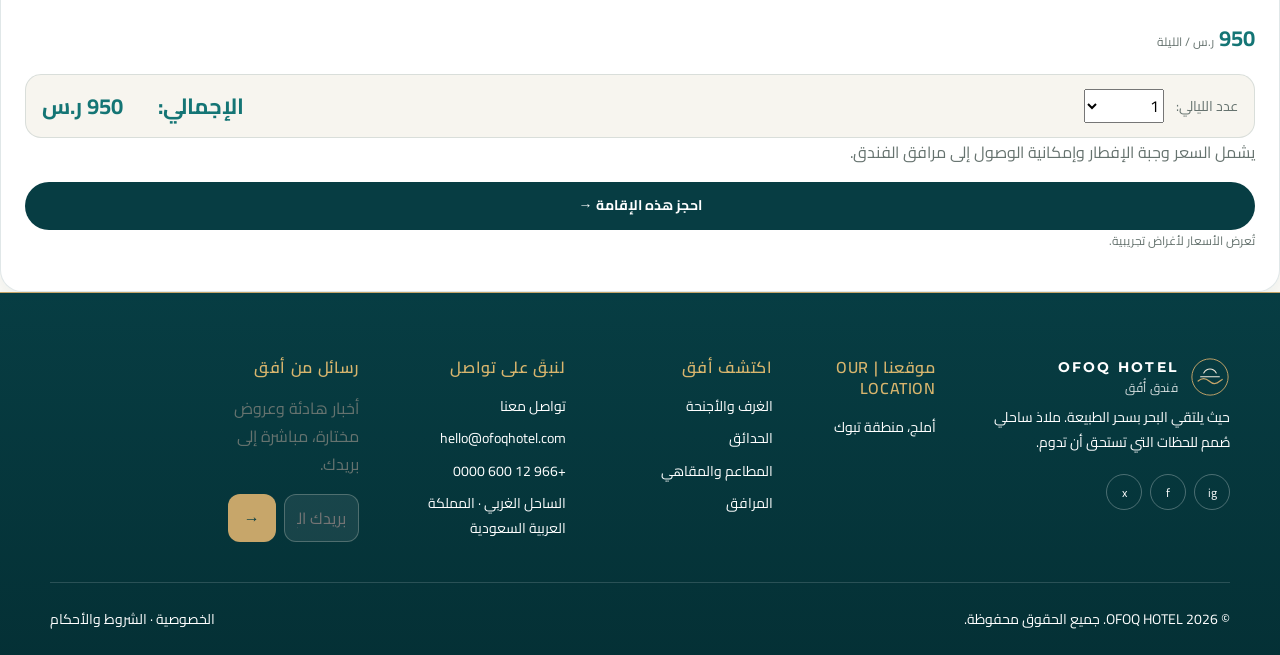
<file: room-details.html>
<!doctype html>
<html lang="ar" dir="rtl"><head><meta charset="utf-8"><meta name="viewport" content="width=device-width, initial-scale=1"><meta name="theme-color" content="#073D43"><link rel="icon" type="image/svg+xml" href="assets/logo/ofoq-mark.svg"><meta name="description" content="تفاصيل إقامة أفق المميزة."><title>تفاصيل الغرفة | أفق</title><link rel="preconnect" href="https://fonts.googleapis.com"><link rel="preconnect" href="https://fonts.gstatic.com" crossorigin><link href="https://fonts.googleapis.com/css2?family=Cairo:wght@400;500;600;700&family=Montserrat:wght@400;500;600;700&display=swap" rel="stylesheet"><link rel="stylesheet" href="css/variables.css"><link rel="stylesheet" href="css/global.css"><link rel="stylesheet" href="css/header.css"><link rel="stylesheet" href="css/footer.css"><link rel="stylesheet" href="css/home.css"><link rel="stylesheet" href="css/pages.css"><link rel="stylesheet" href="css/components.css"><link rel="stylesheet" href="css/animations.css"><link rel="stylesheet" href="css/responsive.css"></head><body><div id="site-header"></div><main id="page-content" data-page="room-details"></main><div id="site-footer"></div><div id="toast" class="toast" role="status" aria-live="polite"></div><button class="back-to-top" type="button" aria-label="العودة للأعلى">↑</button><script src="js/language.js" defer></script><script src="js/theme.js" defer></script><script src="js/navigation.js" defer></script><script src="js/rooms.js" defer></script><script src="js/booking.js" defer></script><script src="js/gallery.js" defer></script><script src="js/contact.js" defer></script><script src="js/animations.js" defer></script><script src="js/main.js" defer></script></body></html>
</file>
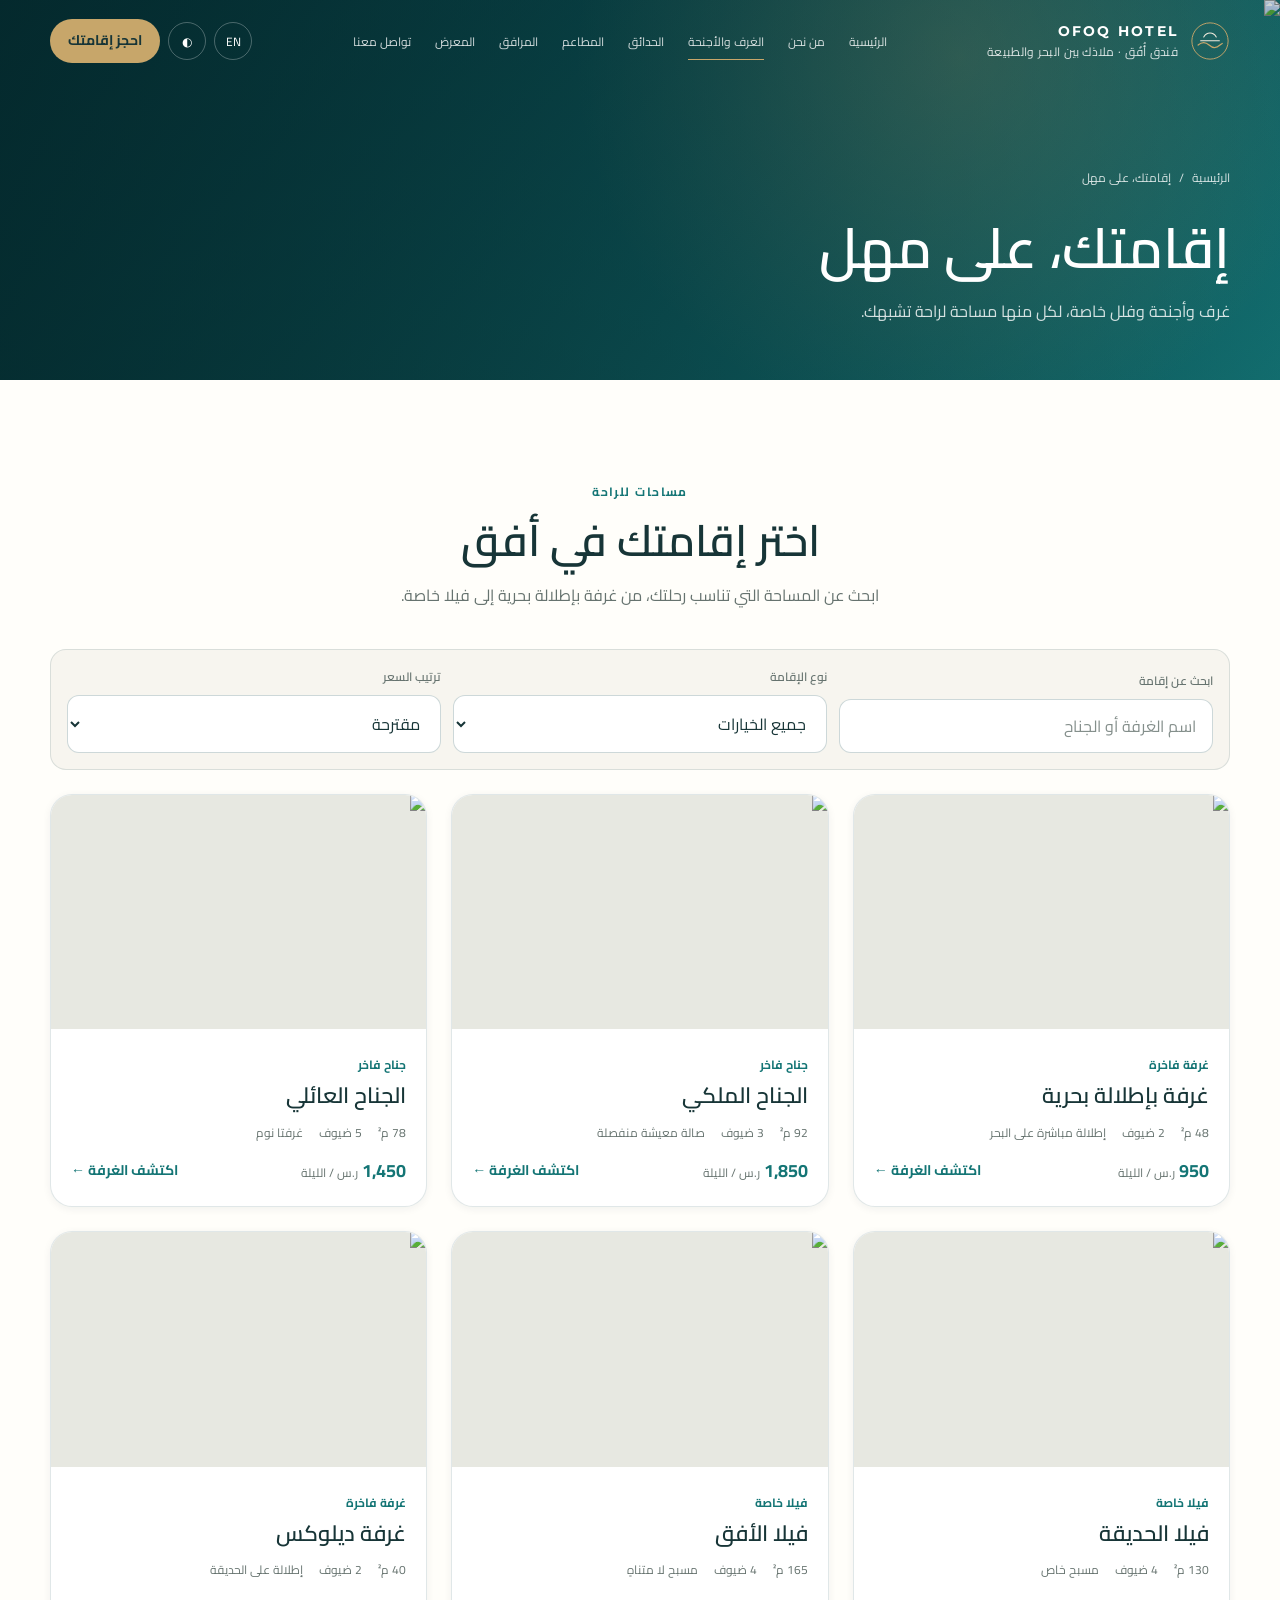
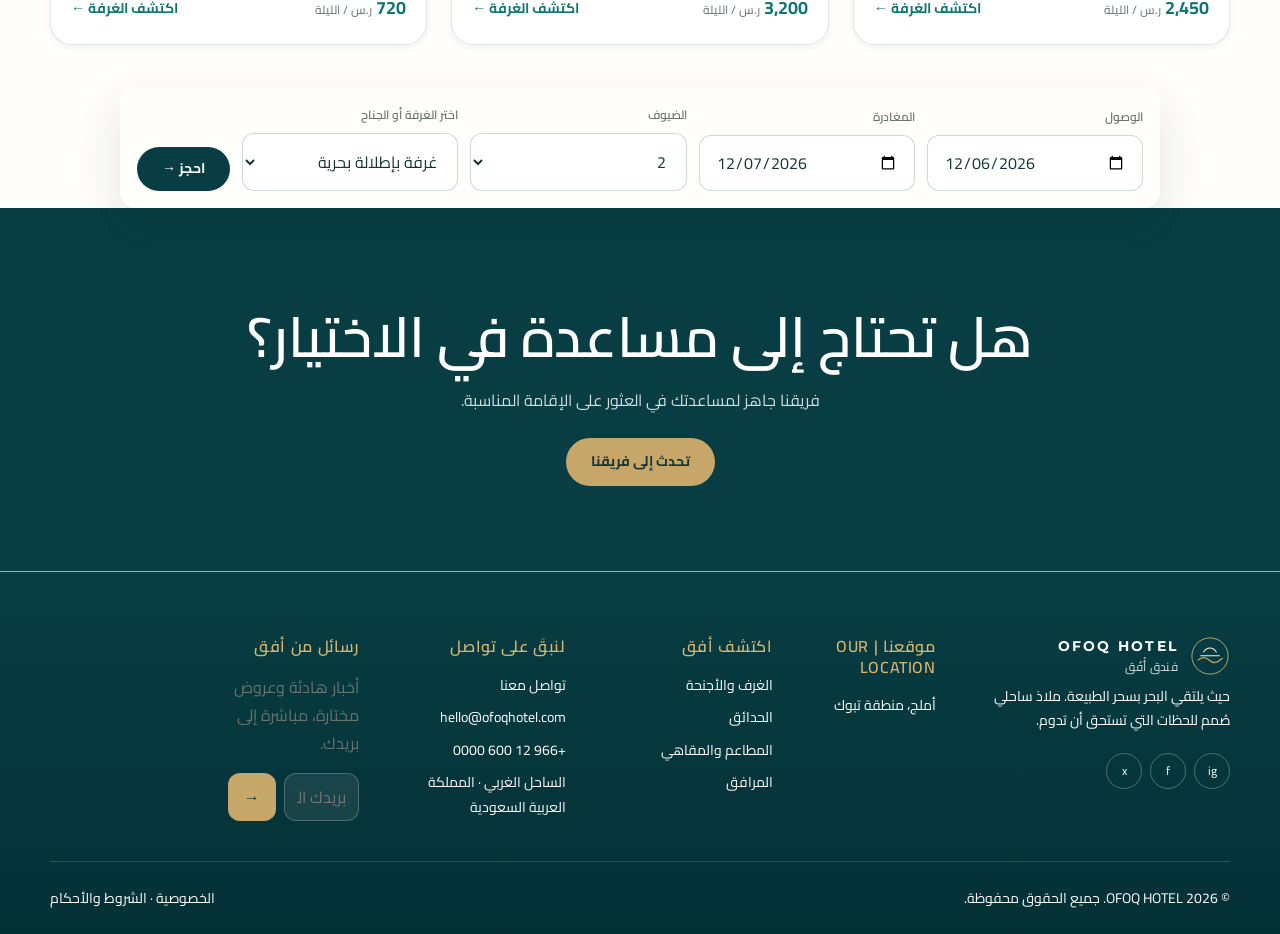
<file: rooms.html>
<!doctype html>
<html lang="ar" dir="rtl"><head><meta charset="utf-8"><meta name="viewport" content="width=device-width, initial-scale=1"><meta name="theme-color" content="#073D43"><link rel="icon" type="image/svg+xml" href="assets/logo/ofoq-mark.svg"><meta name="description" content="اكتشف غرف وأجنحة وفلل أفق الفاخرة."><title>الغرف والأجنحة | أفق</title><link rel="preconnect" href="https://fonts.googleapis.com"><link rel="preconnect" href="https://fonts.gstatic.com" crossorigin><link href="https://fonts.googleapis.com/css2?family=Cairo:wght@400;500;600;700&family=Montserrat:wght@400;500;600;700&display=swap" rel="stylesheet"><link rel="stylesheet" href="css/variables.css"><link rel="stylesheet" href="css/global.css"><link rel="stylesheet" href="css/header.css"><link rel="stylesheet" href="css/footer.css"><link rel="stylesheet" href="css/home.css"><link rel="stylesheet" href="css/pages.css"><link rel="stylesheet" href="css/components.css"><link rel="stylesheet" href="css/animations.css"><link rel="stylesheet" href="css/responsive.css"></head><body><div id="site-header"></div><main id="page-content" data-page="rooms"></main><div id="site-footer"></div><div id="toast" class="toast" role="status" aria-live="polite"></div><button class="back-to-top" type="button" aria-label="العودة للأعلى">↑</button><script src="js/language.js" defer></script><script src="js/theme.js" defer></script><script src="js/navigation.js" defer></script><script src="js/rooms.js" defer></script><script src="js/booking.js" defer></script><script src="js/gallery.js" defer></script><script src="js/contact.js" defer></script><script src="js/animations.js" defer></script><script src="js/main.js" defer></script></body></html>
</file>
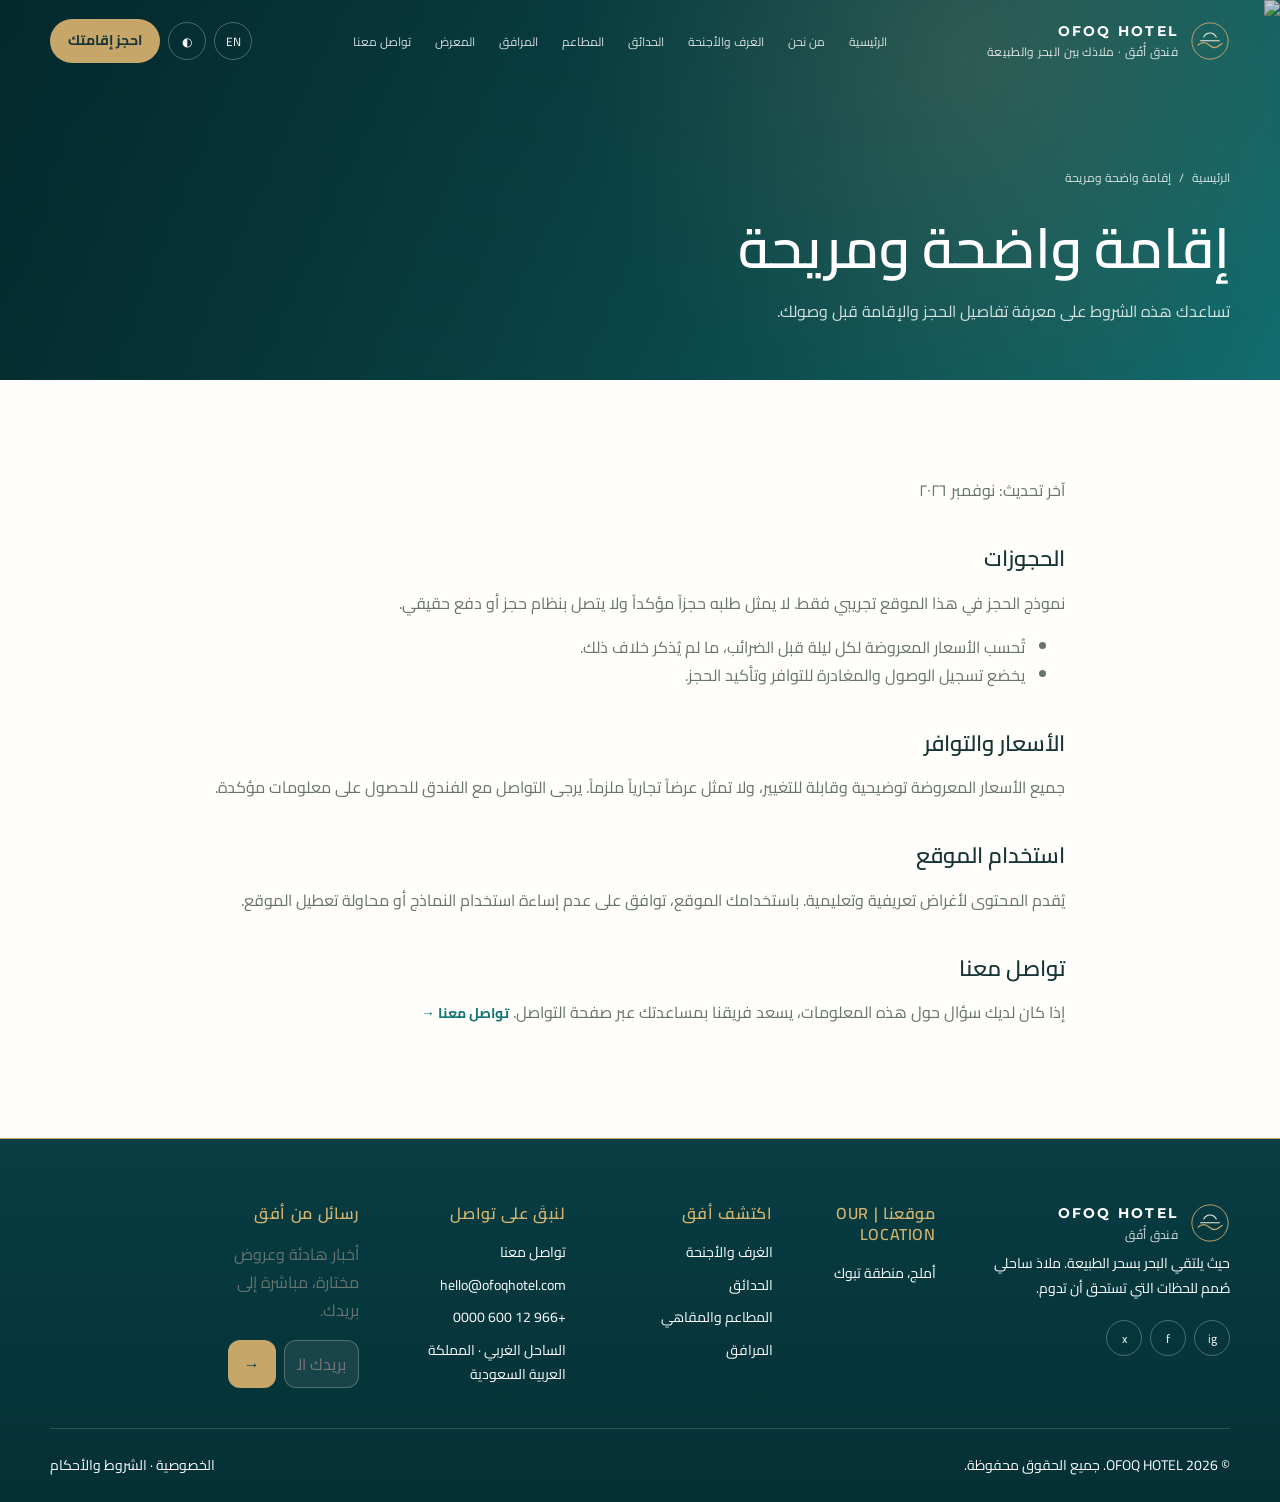
<file: terms.html>
<!doctype html>
<html lang="ar" dir="rtl"><head><meta charset="utf-8"><meta name="viewport" content="width=device-width, initial-scale=1"><meta name="theme-color" content="#073D43"><link rel="icon" type="image/svg+xml" href="assets/logo/ofoq-mark.svg"><meta name="description" content="الشروط والأحكام لإقامتك في أفق."><title>الشروط والأحكام | أفق</title><link rel="preconnect" href="https://fonts.googleapis.com"><link rel="preconnect" href="https://fonts.gstatic.com" crossorigin><link href="https://fonts.googleapis.com/css2?family=Cairo:wght@400;500;600;700&family=Montserrat:wght@400;500;600;700&display=swap" rel="stylesheet"><link rel="stylesheet" href="css/variables.css"><link rel="stylesheet" href="css/global.css"><link rel="stylesheet" href="css/header.css"><link rel="stylesheet" href="css/footer.css"><link rel="stylesheet" href="css/home.css"><link rel="stylesheet" href="css/pages.css"><link rel="stylesheet" href="css/components.css"><link rel="stylesheet" href="css/animations.css"><link rel="stylesheet" href="css/responsive.css"></head><body><div id="site-header"></div><main id="page-content" data-page="terms"></main><div id="site-footer"></div><div id="toast" class="toast" role="status" aria-live="polite"></div><button class="back-to-top" type="button" aria-label="العودة للأعلى">↑</button><script src="js/language.js" defer></script><script src="js/theme.js" defer></script><script src="js/navigation.js" defer></script><script src="js/rooms.js" defer></script><script src="js/booking.js" defer></script><script src="js/gallery.js" defer></script><script src="js/contact.js" defer></script><script src="js/animations.js" defer></script><script src="js/main.js" defer></script></body></html>
</file>
<file: css/variables.css>
:root {
  color-scheme: light;

  /* Brand palette */
  --ocean: #073d43;
  --turquoise: #147575;
  --gold: #c7a66a;
  --ivory: #f2ebdd;
  --natural-green: #526b50;

  /* Semantic colors */
  --color-primary: var(--ocean);
  --color-secondary: var(--turquoise);
  --color-accent: var(--gold);
  --color-accent-hover: #d3b77f;
  --color-success: var(--natural-green);
  --color-danger: #a63f3f;
  --on-dark: #ffffff;
  --on-dark-muted: rgba(255, 255, 255, .82);
  --on-dark-subtle: rgba(255, 255, 255, .68);
  --border-on-dark: rgba(255, 255, 255, .28);
  --surface-on-dark: rgba(255, 255, 255, .08);
  --on-footer-muted: rgba(242, 235, 221, .76);
  --on-footer-subtle: rgba(242, 235, 221, .68);
  --border-on-footer: rgba(242, 235, 221, .25);
  --border-on-footer-subtle: rgba(242, 235, 221, .2);
  --surface-on-footer-hover: rgba(255, 255, 255, .06);
  --shine-gold: rgba(199, 166, 106, .2);
  --border-glass: rgba(255, 255, 255, .55);
  --surface-nav: rgba(7, 61, 67, .97);
  --overlay-hero-start: rgba(3, 34, 37, .73);
  --overlay-hero-mid: rgba(3, 34, 37, .2);
  --overlay-hero-end: rgba(3, 34, 37, .35);
  --overlay-hero-bottom: rgba(7, 61, 67, .25);
  --overlay-image: rgba(0, 0, 0, .65);
  --overlay-lightbox: rgba(3, 22, 24, .92);
  --overlay-page: rgba(7, 61, 67, .73);
  --spinner-track: rgba(7, 61, 67, .2);
  --ink: #173537;
  --muted: #66736f;
  --surface: #fffefa;
  --surface-soft: #f7f5ef;
  --surface-raised: #ffffff;
  --surface-glass: rgba(255, 254, 250, .94);
  --field-bg: #ffffff;
  --field-text: var(--ink);
  --line: rgba(7, 61, 67, .12);
  --line-strong: rgba(7, 61, 67, .2);
  --image-placeholder: #e7e8e1;
  --on-primary: #ffffff;
  --on-accent: #173537;

  /* Type */
  --font-ar: "Cairo", sans-serif;
  --font-en: "Montserrat", sans-serif;
  --text-xs: .75rem;
  --text-2xs: .6875rem;
  --text-sm: .875rem;
  --text-md: 1rem;
  --text-lg: 1.125rem;
  --text-xl: 1.375rem;
  --text-2xl: clamp(1.5rem, 2.4vw, 2rem);
  --text-3xl: clamp(1.85rem, 3.4vw, 2.75rem);
  --text-4xl: clamp(2.15rem, 4.5vw, 3.5rem);
  --text-display: clamp(3rem, 8vw, 6.25rem);
  --text-404: clamp(6rem, 16vw, 13rem);
  --line-body: 1.75;
  --line-heading: 1.3;
  --weight-regular: 400;
  --weight-medium: 500;
  --weight-semibold: 600;
  --weight-bold: 700;

  /* Spacing: 4px base */
  --space-1: .25rem;
  --space-2: .5rem;
  --space-3: .75rem;
  --space-4: 1rem;
  --space-5: 1.25rem;
  --space-6: 1.5rem;
  --space-8: 2rem;
  --space-10: 2.5rem;
  --space-12: 3rem;
  --space-16: 4rem;
  --space-20: 5rem;
  --header-height: 82px;
  --section-space: clamp(4rem, 8vw, 6rem);
  --container-width: 73.75rem;

  /* Corners */
  --radius-sm: .5rem;
  --radius-md: .75rem;
  --radius-lg: 1rem;
  --radius-xl: 1.375rem;
  --radius-2xl: 1.75rem;
  --radius-pill: 999px;
  --radius-circle: 50%;
  --radius-arch: 180px;
  --radius: var(--radius-2xl);

  /* Depth & focus */
  --shadow-sm: 0 2px 8px rgba(7, 42, 44, .06);
  --shadow-md: 0 10px 28px rgba(7, 42, 44, .09);
  --shadow-lg: 0 18px 48px rgba(7, 42, 44, .12);
  --shadow-focus: 0 0 0 4px rgba(199, 166, 106, .28);
  --shadow: var(--shadow-lg);

  /* Controls and motion */
  --control-height: 3rem;
  --control-radius: var(--radius-pill);
  --control-border: 1px solid var(--line-strong);
  --transition-fast: 160ms ease;
  --transition-base: 240ms ease;
  --motion-duration-enter: 720ms;
  --motion-duration-reveal: 620ms;
  --motion-duration-interactive: 280ms;
  --motion-stagger: 70ms;
  --motion-ease-out: cubic-bezier(.22, .61, .36, 1);
}

[data-theme="dark"] {
  color-scheme: dark;
  --color-secondary: #68b7ae;
  --ink: #e8eee8;
  --muted: #a7b6b0;
  --surface: #142b2c;
  --surface-soft: #1b3535;
  --surface-raised: #203839;
  --surface-glass: rgba(20, 43, 44, .94);
  --field-bg: #203839;
  --field-text: #e8eee8;
  --line: rgba(242, 235, 221, .13);
  --line-strong: rgba(242, 235, 221, .22);
  --image-placeholder: #263d3d;
  --surface-nav: rgba(7, 61, 67, .98);
  --spinner-track: rgba(242, 235, 221, .2);
  --shadow-sm: 0 2px 8px rgba(0, 0, 0, .16);
  --shadow-md: 0 10px 28px rgba(0, 0, 0, .2);
  --shadow-lg: 0 18px 48px rgba(0, 0, 0, .26);
  --shadow: var(--shadow-lg);
}
</file>
<file: css/global.css>
* { box-sizing: border-box; }
html { scroll-behavior: smooth; scroll-padding-top: 90px; }
body {
  margin: 0;
  background: var(--surface);
  color: var(--ink);
  font-family: var(--font-ar);
  font-size: var(--text-md);
  line-height: var(--line-body);
  transition: background var(--transition-base), color var(--transition-base);
}
html[lang="en"] body { font-family: var(--font-en); }
img, video { display: block; max-width: 100%; }
img { background-color: var(--image-placeholder); }
img[data-image-failed] { background-color: var(--color-primary); background-image: radial-gradient(circle at 75% 15%, rgba(199, 166, 106, .28), transparent 38%), linear-gradient(135deg, #073d43, #167f80); color: transparent; font-size: 0; }
a { color: inherit; text-decoration: none; }
button, input, select, textarea { font: inherit; }
button, a { -webkit-tap-highlight-color: transparent; }
button { cursor: pointer; }
:focus-visible { outline: 3px solid var(--color-accent); outline-offset: 3px; box-shadow: var(--shadow-focus); }

h1, h2, h3, h4, h5, h6 { margin-block: 0 var(--space-4); font-weight: var(--weight-semibold); line-height: var(--line-heading); }
h1 { font-size: var(--text-4xl); }
h2 { font-size: var(--text-3xl); }
h3 { font-size: var(--text-xl); }
h4 { font-size: var(--text-lg); }
p { margin-block: 0 var(--space-4); }
html[lang="en"] :is(h1, h2, h3, h4, h5, h6) { letter-spacing: -.035em; }

.container { width: min(var(--container-width), calc(100% - 3rem)); margin-inline: auto; }
.eyebrow { color: var(--color-secondary); font-size: var(--text-xs); font-weight: var(--weight-bold); letter-spacing: .12em; text-transform: uppercase; }
.section { padding-block: var(--section-space); }
.section-heading { max-width: 700px; margin: 0 auto var(--space-10); text-align: center; }
.section-heading h2 { margin: var(--space-2) 0 var(--space-3); font-size: var(--text-3xl); }
.section-heading p { max-width: 570px; margin: 0 auto; color: var(--muted); }

.btn {
  display: inline-flex;
  min-height: var(--control-height);
  align-items: center;
  justify-content: center;
  gap: var(--space-2);
  padding: var(--space-3) var(--space-6);
  border: 1px solid transparent;
  border-radius: var(--control-radius);
  background: var(--color-accent);
  color: var(--on-accent);
  font-size: var(--text-sm);
  font-weight: var(--weight-bold);
  line-height: 1.25;
  transition: transform var(--transition-fast), background var(--transition-fast), color var(--transition-fast), box-shadow var(--transition-fast);
}
.btn:hover { transform: translateY(-2px); box-shadow: var(--shadow-md); }
.btn:active { transform: translateY(0) scale(.98); box-shadow: var(--shadow-sm); }
.btn:disabled, .btn[aria-disabled="true"] { cursor: not-allowed; opacity: .55; transform: none; box-shadow: none; }
.btn-primary { background: var(--color-accent); color: var(--on-accent); }
.btn-primary:hover { background: var(--color-accent-hover); }
.btn-secondary, .btn-dark { background: var(--color-primary); color: var(--on-primary); }
.btn-secondary:hover, .btn-dark:hover { background: var(--color-secondary); }
[data-theme="dark"] .btn-secondary:hover, [data-theme="dark"] .btn-dark:hover { color: var(--color-primary); }
.btn-outline, .btn-transparent { border-color: currentColor; background: transparent; color: inherit; }
.btn-outline:hover, .btn-transparent:hover { background: var(--surface); color: var(--color-primary); }
.btn-icon, .icon-button {
  display: inline-grid;
  width: var(--control-height);
  height: var(--control-height);
  flex: 0 0 var(--control-height);
  place-items: center;
  padding: 0;
  border: var(--control-border);
  border-radius: var(--radius-circle);
  background: transparent;
  color: inherit;
  transition: color var(--transition-fast), border-color var(--transition-fast), background var(--transition-fast), transform var(--transition-fast);
}
.btn-icon:hover, .icon-button:hover { border-color: var(--color-accent); color: var(--color-secondary); }
.btn-icon:active, .icon-button:active { transform: scale(.96); }

.field label { display: block; margin-bottom: var(--space-2); color: var(--muted); font-size: var(--text-xs); font-weight: var(--weight-semibold); }
.field input, .field select, .field textarea {
  width: 100%;
  min-height: var(--control-height);
  padding: var(--space-3) var(--space-4);
  border: var(--control-border);
  border-radius: var(--radius-md);
  background: var(--field-bg);
  color: var(--field-text);
  transition: border-color var(--transition-fast), box-shadow var(--transition-fast), background var(--transition-base), color var(--transition-base);
}
.field textarea { min-height: 7.5rem; resize: vertical; }
.field input::placeholder, .field textarea::placeholder { color: var(--muted); opacity: .8; }
.field :is(input, select, textarea):hover { border-color: var(--color-secondary); }
.field :is(input, select, textarea):focus-visible { border-color: var(--color-accent); outline: none; box-shadow: var(--shadow-focus); }
.field input[type="checkbox"], .field input[type="radio"] { width: auto; min-height: 0; accent-color: var(--color-secondary); }
.field select { cursor: pointer; }
.btn-block { width: 100%; }

.muted { color: var(--muted); }
.icon { display: inline-grid; width: 2.75rem; height: 2.75rem; flex: 0 0 2.75rem; place-items: center; border: 1px solid var(--line); border-radius: var(--radius-circle); background: var(--surface-soft); color: var(--color-secondary); font-size: var(--text-lg); line-height: 1; transition: transform var(--motion-duration-interactive) var(--motion-ease-out), background-color var(--transition-base), color var(--transition-base), border-color var(--transition-base); }
.icon svg { width: 1.25rem; height: 1.25rem; fill: none; stroke: currentColor; stroke-width: 1.6; stroke-linecap: round; stroke-linejoin: round; }
.icon img { width: 1.35rem; height: 1.35rem; background: transparent; object-fit: contain; }
.icon-button svg, .btn-icon svg { width: 1.125rem; height: 1.125rem; fill: none; stroke: currentColor; stroke-width: 1.6; stroke-linecap: round; stroke-linejoin: round; }
.back-to-top { position: fixed; z-index: 20; inset-inline-end: var(--space-6); bottom: var(--space-6); width: var(--control-height); height: var(--control-height); border: 0; border-radius: var(--radius-circle); background: var(--color-primary); color: var(--on-primary); box-shadow: var(--shadow-md); opacity: 0; pointer-events: none; transform: translateY(8px); transition: opacity var(--transition-base), transform var(--transition-base), background var(--transition-fast); }
.back-to-top:hover { background: var(--color-secondary); }
.back-to-top.is-visible { opacity: 1; pointer-events: auto; transform: none; }
.toast { position: fixed; z-index: 80; inset-inline-start: 50%; bottom: var(--space-6); padding: var(--space-3) var(--space-5); border: 1px solid var(--border-on-dark); border-radius: var(--radius-md); background: var(--color-primary); color: var(--on-dark); box-shadow: var(--shadow-md); opacity: 0; transform: translate(-50%, 12px); pointer-events: none; transition: opacity var(--transition-base), transform var(--transition-base); }
.toast.is-visible { opacity: 1; transform: translate(-50%, 0); }

.page-hero { position: relative; display: grid; min-height: 380px; align-items: end; padding-block: 90px 55px; overflow: hidden; background: var(--color-primary); color: var(--on-dark); }
.page-hero::before { position: absolute; z-index: 1; inset: 0; content: ""; background: linear-gradient(90deg, var(--overlay-hero-start), var(--overlay-hero-mid)); }
.page-hero-image { position: absolute; inset: 0; width: 100%; height: 100%; object-fit: cover; object-position: center 48%; }
.page-hero .container { position: relative; z-index: 2; }
.page-hero h1 { max-width: 740px; margin: var(--space-2) 0 var(--space-3); font-size: var(--text-4xl); }
.page-hero p { max-width: 570px; margin: 0; color: var(--on-dark-muted); }
.breadcrumb { display: flex; gap: var(--space-2); margin-bottom: var(--space-6); color: var(--on-dark-muted); font-size: var(--text-xs); }
.breadcrumb a:hover { color: var(--color-accent); }
.rich-copy { max-width: 850px; margin-inline: auto; }
.rich-copy h2 { margin-top: var(--space-10); font-size: var(--text-xl); }
.rich-copy p, .rich-copy li { color: var(--muted); }
body :where(h1, h2, h3, h4, p, span, strong, small, li, label, a, button, blockquote, cite, .muted) { transition: color var(--transition-base); }
body :where(.quote-card, .detail-panel, .booking-form, .booking-summary, .contact-form, .contact-info-card, .filter-row, .amenity-item, .feature-strip, .booking-bar, .faq-item, .step) {
  transition: background-color var(--transition-base), color var(--transition-base), border-color var(--transition-base);
}

.sr-only { position: absolute; width: 1px; height: 1px; overflow: hidden; clip: rect(0,0,0,0); white-space: nowrap; }

@media (max-width: 760px) {
  .container { width: min(calc(100% - 2.125rem), 560px); }
  .section { padding-block: 4.125rem; }
}

@media (prefers-reduced-motion: reduce) {
  *, *::before, *::after { scroll-behavior: auto !important; animation-duration: .01ms !important; animation-iteration-count: 1 !important; transition-duration: .01ms !important; }
}
</file>
<file: css/header.css>
.site-header { position: absolute; z-index: 30; inset: 0 0 auto; color: var(--on-dark); }
.site-header.is-sticky { position: fixed; background: var(--surface-nav); backdrop-filter: blur(14px); box-shadow: var(--shadow-md); }
.header-inner { display: flex; min-height: 82px; align-items: center; justify-content: space-between; gap: var(--space-6); }
.brand { display: inline-flex; align-items: center; gap: var(--space-3); flex-shrink: 0; }
.brand-mark { display: block; width: 40px; height: 40px; flex: 0 0 40px; background: transparent; }
.brand-copy { display: grid; line-height: var(--line-heading); }
.brand-copy strong { font-family: var(--font-en); font-size: var(--text-sm); letter-spacing: .16em; }
.brand-copy small { margin-top: var(--space-1); font-size: var(--text-xs); letter-spacing: .025em; opacity: .84; }
.main-nav { display: flex; align-items: center; gap: clamp(var(--space-3), 2vw, var(--space-6)); }
.main-nav a { position: relative; padding-block: var(--space-2); color: var(--on-dark-muted); font-size: clamp(var(--text-xs), .9vw, var(--text-sm)); white-space: nowrap; }
.main-nav a::after { position: absolute; inset: auto 0 0; height: 1px; background: var(--color-accent); content: ""; transform: scaleX(0); transform-origin: right; transition: transform var(--transition-fast); }
[dir="ltr"] .main-nav a::after { transform-origin: left; }
.main-nav a:hover::after, .main-nav a[aria-current="page"]::after { transform: scaleX(1); }
.header-actions { display: flex; align-items: center; gap: var(--space-2); }
.header-action { display: grid; width: 2.375rem; height: 2.375rem; place-items: center; padding: 0; border: 1px solid var(--border-on-dark); border-radius: var(--radius-circle); background: transparent; color: var(--on-dark); font-size: var(--text-xs); transition: color var(--transition-fast), border-color var(--transition-fast), background var(--transition-fast), transform var(--transition-fast); }
.header-action:hover { border-color: var(--color-accent); color: var(--color-accent); transform: translateY(-1px); }
.header-action:active { transform: scale(.96); }
.header-book { min-height: 40px; padding-inline: 17px; }
.menu-toggle { display: none; }

/* Sticky header — fix content overlap when the header sticks (إصلاح تداخل الشريط العلوي) */
body.is-sticky-header { padding-top: var(--header-height); transition: padding-top var(--transition-fast); }
</file>
<file: css/footer.css>
/* Site Footer — luxurious, professional, clearly readable over the dark blue */
.site-footer {
  position: relative;
  z-index: 3;
  padding: var(--space-16) 0 var(--space-6);
  background: var(--color-primary);
  color: #ffffff;
  border-top: 1px solid var(--gold);
  font-family: var(--font-ar);
}
html[lang="en"] .site-footer { font-family: var(--font-en); }
.site-footer::before {
  content: "";
  position: absolute;
  inset: 0;
  z-index: -1;
  background: linear-gradient(180deg, rgba(7, 61, 67, .97), rgba(4, 47, 52, .9));
  pointer-events: none;
}
.footer-grid { position: relative; z-index: 2; display: grid; grid-template-columns: 1.8fr 0.9fr 1.2fr 1.2fr 0.9fr 1fr; gap: var(--space-8); padding-bottom: var(--space-10); }
.footer-about { min-width: 0; }
.footer-about p { max-width: 290px; color: #ffffff; font-size: var(--text-sm); }
.footer-col { min-width: 0; }
.footer-title { margin: 0 0 var(--space-4); color: #D8B56D; font-size: var(--text-md); font-weight: var(--weight-semibold); letter-spacing: .04em; text-transform: uppercase; }
.footer-links { display: grid; gap: var(--space-2); color: #ffffff; font-size: var(--text-sm); }
.footer-links a:hover { color: #D8B56D; }
.footer-academic { min-width: 0; }
.footer-academic .footer-links { position: relative; z-index: 2; gap: var(--space-3); font-size: var(--text-md); color: #ffffff; }
.footer-academic strong { color: #D8B56D; font-size: var(--text-md); font-weight: var(--weight-bold); }
.social-links { display: flex; gap: var(--space-2); margin-top: var(--space-5); }
.social-links a { display: grid; width: 2.25rem; height: 2.25rem; place-items: center; border: 1px solid rgba(255, 255, 255, .28); border-radius: var(--radius-circle); font-size: var(--text-xs); transition: color var(--transition-fast), border-color var(--transition-fast), background var(--transition-fast); }
.social-links a:hover { border-color: #D8B56D; color: #D8B56D; background: rgba(216, 181, 109, .14); }
.footer-bottom { display: flex; justify-content: space-between; gap: var(--space-5); padding-top: var(--space-6); border-top: 1px solid rgba(255, 255, 255, .15); color: #ffffff; font-size: var(--text-sm); }
</file>
<file: css/home.css>
.home-hero { position: relative; display: flex; min-height: min(800px, 100svh); align-items: center; overflow: hidden; background: var(--ocean); color: var(--on-dark); }
.home-hero::before { position: absolute; z-index: 1; inset: 0; background: linear-gradient(90deg, var(--overlay-hero-start), var(--overlay-hero-mid) 65%, var(--overlay-hero-end)); content: ""; }
.home-hero::after { position: absolute; z-index: 1; inset: auto 0 0; height: 140px; background: linear-gradient(transparent, var(--overlay-hero-bottom)); content: ""; }
.home-hero-image { position: absolute; inset: -4% 0; width: 100%; height: 108%; object-fit: cover; object-position: center 52%; transform: translate3d(0, var(--hero-parallax-y, 0), 0) scale(1.08); }
.hero-content { position: relative; z-index: 2; width: min(var(--container-width), calc(100% - 3rem)); margin: 70px auto 100px; }
.hero-content .eyebrow { color: var(--gold); }
.hero-content h1 { max-width: 750px; margin: var(--space-4) 0 var(--space-6); font-size: var(--text-display); line-height: 1.18; }
html[lang="en"] .hero-content h1 { letter-spacing: -.045em; }
.hero-actions { display: flex; flex-wrap: wrap; gap: var(--space-3); }
.hero-note { display: flex; align-items: center; gap: var(--space-3); margin-top: var(--space-8); color: var(--on-dark-muted); font-size: var(--text-xs); }
.hero-note span { width: 40px; height: 1px; background: var(--gold); }
.booking-bar { position: relative; z-index: 4; width: min(65rem, calc(100% - 3rem)); margin: -54px auto 0; padding: var(--space-4); border: 1px solid var(--border-glass); border-radius: var(--radius-lg); background: var(--surface-glass); box-shadow: var(--shadow-lg); backdrop-filter: blur(14px); transition: background-color var(--transition-base), border-color var(--transition-base); }
.booking-fields { display: grid; grid-template-columns: 1fr 1fr 1fr 1fr auto; align-items: end; gap: var(--space-3); }
.booking-bar .btn { min-height: 44px; }
.intro-grid { display: grid; grid-template-columns: .9fr 1.1fr; align-items: center; gap: 70px; }
.intro-image { position: relative; min-height: 485px; }
.intro-image img { width: 86%; height: 450px; object-fit: cover; border-radius: var(--radius-arch) var(--radius-arch) var(--radius-lg) var(--radius-lg); }
.intro-image::after { position: absolute; z-index: -1; inset: 35px 9% auto auto; width: 86%; height: 450px; border: 1px solid var(--color-accent); border-radius: var(--radius-arch) var(--radius-arch) var(--radius-lg) var(--radius-lg); content: ""; }
.intro-copy h2 { margin: var(--space-2) 0 var(--space-5); font-size: var(--text-4xl); }
.intro-copy p { color: var(--muted); }
.intro-stats { display: flex; gap: 38px; margin-top: 28px; }
.intro-stats strong { display: block; color: var(--color-secondary); font-family: var(--font-en); font-size: var(--text-xl); }
.intro-stats span { color: var(--muted); font-size: var(--text-xs); }
.feature-strip { background: var(--surface-soft); transition: background-color var(--transition-base); }
.feature-grid { display: grid; grid-template-columns: repeat(4,1fr); gap: var(--space-4); }
.feature-card { padding: var(--space-6); border: 1px solid var(--line); border-radius: var(--radius-lg); background: var(--surface-raised); box-shadow: var(--shadow-sm); transition: transform var(--motion-duration-interactive) var(--motion-ease-out), box-shadow var(--transition-base), background-color var(--transition-base), color var(--transition-base), border-color var(--transition-base); }
.feature-card:hover { transform: translateY(-3px); box-shadow: var(--shadow-md); }
.feature-card .icon { margin-bottom: var(--space-4); }
.feature-card:hover .icon { transform: translateY(-2px) rotate(-4deg); color: var(--color-secondary); }
.feature-card h3 { margin: 0 0 var(--space-2); font-size: var(--text-lg); }
.feature-card p { margin: 0; color: var(--muted); font-size: var(--text-sm); }
.split-band { display: grid; min-height: 540px; grid-template-columns: 1fr 1fr; background: var(--ocean); color: var(--on-dark); }
.split-band img { width: 100%; height: 100%; min-height: 540px; object-fit: cover; }
.split-content { display: flex; flex-direction: column; justify-content: center; padding: 70px clamp(35px, 8vw, 120px); }
.split-content .eyebrow { color: var(--gold); }
.split-content h2 { margin: var(--space-3) 0 var(--space-4); font-size: var(--text-4xl); }
.split-content p { color: var(--on-dark-muted); }
.quote-card { max-width: 660px; margin: auto; padding: var(--space-10); border: 1px solid var(--line); border-radius: var(--radius-xl); background: var(--surface-raised); box-shadow: var(--shadow-sm); text-align: center; transition: background-color var(--transition-base), color var(--transition-base), border-color var(--transition-base); }
.quote-stars { color: var(--gold); letter-spacing: .2em; }
.quote-card blockquote { margin: var(--space-5) 0; font-size: var(--text-xl); line-height: var(--line-body); }
.quote-card cite { color: var(--muted); font-size: var(--text-sm); font-style: normal; }
.home-cta { position: relative; padding: 85px 24px; overflow: hidden; background: var(--ocean); color: var(--on-dark); text-align: center; }
.home-cta::before { position: absolute; z-index: 1; inset: 0; background: linear-gradient(90deg, rgba(7, 61, 67, .82), rgba(7, 61, 67, .66)); content: ""; }
.home-cta-image { position: absolute; inset: 0; width: 100%; height: 100%; object-fit: cover; opacity: .28; }
.home-cta .container { position: relative; z-index: 2; }
.home-cta h2 { margin: var(--space-2) 0 var(--space-3); font-size: var(--text-4xl); }
.home-cta p { max-width: 580px; margin: 0 auto var(--space-6); color: var(--on-dark-muted); }

/* About Us */
.about-us { background: var(--surface-soft); }
.about-layout { display: grid; grid-template-columns: 2fr 3fr; gap: var(--space-8); align-items: center; }
.about-photo { width: 100%; height: 420px; object-fit: cover; object-position: center 22%; border-radius: var(--radius-xl); box-shadow: var(--shadow-md); transition: transform var(--motion-duration-interactive) var(--motion-ease-out), box-shadow var(--transition-base); }
.about-photo:hover { transform: scale(1.03); }
.about-content { min-width: 0; }
.about-title { margin: 0 0 var(--space-5); }
.about-desc { color: var(--muted); font-size: var(--text-lg); line-height: 1.75; margin: 0 0 var(--space-8); }
.about-cards { display: grid; grid-template-columns: repeat(3, 1fr); gap: var(--space-4); }
.about-card { padding: var(--space-6); border: 1px solid var(--line); border-radius: var(--radius-xl); background: var(--surface-raised); box-shadow: var(--shadow-sm); transition: transform var(--motion-duration-interactive) var(--motion-ease-out), box-shadow var(--transition-base), border-color var(--transition-base); }
.about-card:hover { transform: translateY(-4px); border-color: var(--line-strong); box-shadow: var(--shadow-md); }
.about-card-icon { display: grid; place-items: center; margin-bottom: var(--space-4); color: var(--color-secondary); }
.about-card-icon img { width: 1.75rem; height: 1.75rem; }
.about-card h3 { margin: 0 0 var(--space-3); font-size: var(--text-lg); }
.about-card p { margin: 0; color: var(--muted); font-size: var(--text-sm); line-height: 1.65; }

/* Academic card — قبل Footer (بطاقة المشروع الأكاديمي قبل التذييل) */
.academic-card { display: flex; flex-wrap: wrap; gap: var(--space-5) var(--space-8); align-items: center; justify-content: space-between; padding: var(--space-8); border: 1px solid var(--line); border-radius: var(--radius-xl); background: var(--surface-raised); box-shadow: var(--shadow-sm); margin-block: var(--space-6) 0; }
.academic-card-header { display: flex; align-items: center; gap: var(--space-3); flex: 1 1 240px; }
.academic-tag { color: var(--color-secondary); font-size: var(--text-xs); font-weight: var(--weight-bold); text-transform: uppercase; letter-spacing: .12em; }
.academic-card h3 { margin: 0; font-size: var(--text-xl); }
.academic-terms { flex: 1 1 260px; margin: 0; display: grid; gap: var(--space-2); }
.academic-terms dt { color: var(--muted); font-size: var(--text-xs); font-weight: var(--weight-semibold); text-transform: uppercase; letter-spacing: .08em; margin: 0; }
.academic-terms dd { margin: 0; color: var(--ink); font-size: var(--text-md); }
</file>
<file: css/pages.css>
.cards-grid { display: grid; grid-template-columns: repeat(3, 1fr); gap: var(--space-6); }
.editorial-card { position: relative; overflow: hidden; border: 1px solid var(--line); border-radius: var(--radius-xl); background: var(--surface-raised); box-shadow: var(--shadow-sm); transition: transform var(--motion-duration-interactive) var(--motion-ease-out), box-shadow var(--transition-base), border-color var(--transition-base), background-color var(--transition-base), color var(--transition-base); }
.editorial-card:hover, .editorial-card:focus-within { transform: translateY(-4px); border-color: var(--line-strong); box-shadow: var(--shadow-md); }
.editorial-card:focus-within { outline: 2px solid var(--color-accent); outline-offset: 3px; }
.editorial-card:active { transform: translateY(-1px) scale(.995); }
.editorial-card img { width: 100%; aspect-ratio: 16 / 10; object-fit: cover; background: var(--image-placeholder); transition: transform 650ms var(--motion-ease-out); }
.editorial-card:hover img { transform: scale(1.035); }
.room-card { transform: perspective(1000px) rotateX(var(--tilt-x, 0deg)) rotateY(var(--tilt-y, 0deg)); transform-style: preserve-3d; }
.room-card:hover, .room-card:focus-within { transform: perspective(1000px) rotateX(var(--tilt-x, 0deg)) rotateY(var(--tilt-y, 0deg)) translateY(-4px); }
.room-card:active { transform: perspective(1000px) rotateX(0) rotateY(0) translateY(-1px) scale(.995); }
.room-card::after { position: absolute; z-index: 1; inset: 0; border-radius: inherit; background: radial-gradient(circle at var(--spot-x, 50%) var(--spot-y, 50%), var(--shine-gold), transparent 44%); content: ""; opacity: 0; pointer-events: none; transition: opacity var(--transition-base); }
.room-card:hover::after { opacity: 1; }
.card-body { padding: var(--space-5); }
.card-body h3 { margin: var(--space-1) 0 var(--space-2); font-size: var(--text-xl); }
.card-body p { margin: 0 0 var(--space-4); color: var(--muted); font-size: var(--text-sm); }
.card-meta { display: flex; flex-wrap: wrap; justify-content: space-between; gap: var(--space-3); align-items: center; }
.price { color: var(--color-secondary); font-size: var(--text-lg); font-weight: var(--weight-bold); }
.price small { color: var(--muted); font-size: var(--text-xs); font-weight: var(--weight-regular); }
.filter-row { display: flex; flex-wrap: wrap; align-items: end; gap: var(--space-3); margin-bottom: var(--space-6); padding: var(--space-4); border: 1px solid var(--line); border-radius: var(--radius-lg); background: var(--surface-soft); transition: background-color var(--transition-base), border-color var(--transition-base); }
.filter-row .field { min-width: 150px; flex: 1; }
.filter-row .field input, .filter-row .field select { background: var(--field-bg); color: var(--field-text); }
.room-card { position: relative; }
.room-type { color: var(--color-secondary); font-size: var(--text-xs); font-weight: var(--weight-bold); }
.room-amenities { display: flex; flex-wrap: wrap; gap: var(--space-2) var(--space-4); margin: var(--space-3) 0; color: var(--muted); font-size: var(--text-xs); }
.detail-layout { display: grid; grid-template-columns: 1.45fr .8fr; align-items: start; gap: var(--space-8); }
.detail-gallery { display: grid; grid-template-columns: 1.3fr .7fr; grid-template-rows: 220px 220px; gap: var(--space-3); }
.detail-gallery img { width: 100%; height: 100%; border-radius: var(--radius-md); object-fit: cover; }
.detail-gallery img:first-child { grid-row: span 2; }
.detail-panel { position: sticky; top: 100px; padding: var(--space-6); border: 1px solid var(--line); border-radius: var(--radius-xl); background: var(--surface-raised); box-shadow: var(--shadow-md); transition: background-color var(--transition-base), color var(--transition-base), border-color var(--transition-base); }
.detail-panel h2 { margin: 0 0 var(--space-3); }
.detail-panel .price { margin-block: var(--space-4); font-size: var(--text-xl); }
.amenity-list { display: grid; grid-template-columns: 1fr 1fr; gap: var(--space-3); margin-top: var(--space-6); }
.amenity-item { padding: var(--space-3); border-radius: var(--radius-md); background: var(--surface-soft); font-size: var(--text-sm); }
.booking-layout { display: grid; grid-template-columns: 1.25fr .75fr; align-items: start; gap: var(--space-8); }
.booking-form, .booking-summary, .contact-form { padding: var(--space-8); border: 1px solid var(--line); border-radius: var(--radius-xl); background: var(--surface-raised); box-shadow: var(--shadow-sm); }
.booking-form h2, .contact-form h2 { margin-top: 0; }
.form-grid { display: grid; grid-template-columns: 1fr 1fr; gap: var(--space-4); }
.form-grid .field.full { grid-column: 1 / -1; }
.booking-summary { position: sticky; top: 100px; background: var(--surface-soft); }
.summary-line { display: flex; justify-content: space-between; gap: var(--space-3); padding-block: var(--space-3); border-bottom: 1px solid var(--line); font-size: var(--text-sm); }
.summary-line.total { border-bottom: 0; color: var(--color-secondary); font-size: var(--text-lg); font-weight: var(--weight-bold); }
.steps { display: flex; gap: var(--space-2); margin-bottom: var(--space-6); }
.step { flex: 1; padding: var(--space-2); border-bottom: 2px solid var(--line); color: var(--muted); font-size: var(--text-xs); text-align: center; }
.step.active { border-color: var(--color-accent); color: var(--ink); font-weight: var(--weight-bold); }
.booking-step { min-width: 0; margin: 0; padding: 0; border: 0; }
.booking-step[hidden] { display: none; }
.step-actions { display: flex; flex-wrap: wrap; justify-content: space-between; gap: var(--space-3); margin-top: var(--space-5); }
.confirm-check { display: flex; align-items: flex-start; gap: var(--space-3); margin-block: var(--space-6); color: var(--muted); font-size: var(--text-sm); }
.confirm-check input { margin-top: 6px; accent-color: var(--color-secondary); }
.gallery-grid { display: grid; grid-template-columns: repeat(4,1fr); grid-auto-rows: 215px; gap: var(--space-3); }
.gallery-item { position: relative; overflow: hidden; border: 0; border-radius: var(--radius-md); background: var(--image-placeholder); }
.gallery-item:nth-child(5n + 1) { grid-row: span 2; }
.gallery-item:nth-child(7n + 3) { grid-column: span 2; }
.gallery-item img { width: 100%; height: 100%; object-fit: cover; transition: transform 650ms var(--motion-ease-out); }
.gallery-item:hover img { transform: scale(1.05); }
.lightbox { position: fixed; z-index: 100; inset: 0; display: grid; place-items: center; padding: var(--space-8); background: var(--overlay-lightbox); }
.lightbox img { max-width: min(100%, 1100px); max-height: 82vh; border-radius: var(--radius-md); object-fit: contain; }
.lightbox button { position: absolute; top: var(--space-5); width: 44px; height: 44px; border: 1px solid var(--border-on-dark); border-radius: var(--radius-circle); background: transparent; color: var(--on-dark); font-size: var(--text-xl); }
.lightbox-close { inset-inline-end: 24px; }
.lightbox-prev { inset-inline-start: 24px; top: 50% !important; }
.lightbox-next { inset-inline-end: 24px; top: 50% !important; }
.contact-layout { display: grid; grid-template-columns: 1fr 1fr; gap: var(--space-6); }
.contact-info { display: grid; gap: var(--space-4); }
.contact-info-card { padding: var(--space-5); border: 1px solid var(--line); border-radius: var(--radius-lg); background: var(--surface-soft); }
.contact-info-card strong { display: block; margin-bottom: var(--space-1); }
.map-placeholder { display: grid; min-height: 260px; place-items: center; border: 1px solid var(--border-on-dark); border-radius: var(--radius-xl); background: radial-gradient(circle at 75% 25%, rgba(199, 166, 106, .28), transparent 28%), linear-gradient(135deg, var(--ocean), var(--turquoise)); color: var(--on-dark); text-align: center; }
.map-pin { display: block; margin-bottom: var(--space-2); font-size: var(--text-3xl); line-height: 1; }
.section-action { margin-top: var(--space-8); text-align: center; }
.detail-copy-heading { margin: var(--space-8) 0 var(--space-5); text-align: start; }
.demo-note { font-size: var(--text-xs); }
.faq-list { max-width: 800px; margin-inline: auto; }
.faq-item { border-bottom: 1px solid var(--line); }
.faq-question { display: flex; width: 100%; justify-content: space-between; gap: var(--space-5); padding: var(--space-4) 0; border: 0; background: transparent; color: var(--ink); font-weight: var(--weight-semibold); text-align: start; }
.faq-answer { max-width: 680px; padding: 0 0 var(--space-4); color: var(--muted); font-size: var(--text-sm); }
.not-found { display: grid; min-height: 70vh; place-items: center; padding: 100px 24px 60px; background: radial-gradient(circle at 75% 25%, rgba(199, 166, 106, .24), transparent 32%), linear-gradient(135deg, var(--ocean), var(--turquoise)); color: var(--on-dark); text-align: center; }
.not-found strong { display: block; color: var(--color-accent); font-family: var(--font-en); font-size: var(--text-404); line-height: 1; }
.not-found h1 { margin: var(--space-3) 0; font-size: var(--text-3xl); }
.form-error { color: var(--color-danger, #b94a48); font-size: var(--text-xs); }

/* موقعنا | Our Location — القسم على صفحة التواصل */
.location-section { background: var(--surface-soft); }
.location-grid { display: grid; grid-template-columns: 2fr 3fr; gap: var(--space-8); align-items: center; }
.location-content { min-width: 0; }
.location-title { display: flex; align-items: center; gap: var(--space-3); margin: 0 0 var(--space-5); }
.location-icon { display: grid; place-items: center; width: var(--space-6); height: var(--space-6); flex: 0 0 var(--space-6); border: 1px solid var(--gold); border-radius: var(--radius-circle); background: var(--color-accent); }
.location-icon img { width: var(--space-4); height: var(--space-4); }
.location-title-text { color: var(--gold); }
.location-desc { max-width: 480px; color: var(--muted); font-size: var(--text-lg); line-height: var(--line-body); margin: 0 0 var(--space-6); }
.location-photo { min-width: 0; }
.location-photo img { width: 100%; height: 420px; object-fit: cover; object-position: center 18%; border-radius: var(--radius-xl); box-shadow: var(--shadow-md); transition: transform var(--motion-duration-interactive) var(--motion-ease-out); }
.location-photo:hover img { transform: scale(1.03); }

/* About — story + ratings (أضف عبارة حكية + تقييمات) */
.about-story { color: var(--muted); font-size: var(--text-lg); line-height: var(--line-body); margin: 0 0 var(--space-3); }
.about-ratings { display: flex; flex-wrap: wrap; align-items: center; gap: var(--space-3); margin: 0 0 var(--space-6); color: var(--gold); }
.about-rating { color: var(--muted); font-size: var(--text-sm); }
.about-reviews { color: var(--muted); font-size: var(--text-sm); }
.about-ratings .rating { letter-spacing: .1em; }
.about-ratings .card-link { color: var(--color-accent); font-size: var(--text-sm); }

/* About — room details (تفاصيل الغرفة: وصف + حساب التكلفة) */
.room-desc { color: var(--muted); font-size: var(--text-lg); line-height: var(--line-body); margin: var(--space-3) 0 0; }
.room-price-calc { display: flex; flex-wrap: wrap; align-items: center; gap: var(--space-3); padding: var(--space-3) var(--space-4); border: 1px solid var(--line); border-radius: var(--radius-lg); background: var(--surface-soft); }
.room-price-calc label { color: var(--muted); font-size: var(--text-sm); }
.room-price-calc select { min-width: 80px; max-width: 110px; }
.room-price-total { display: inline-flex; align-items: baseline; gap: var(--space-1); margin-inline-start: auto; color: var(--color-secondary); font-size: var(--text-xl); font-weight: var(--weight-bold); }
.room-price-total [data-room-total] { display: inline-block; min-width: 112px; text-align: end; font-variant-numeric: tabular-nums; }

/* Error note in booking summary (ملاحظة خطأ في ملخص الحجز) */
.error-note { margin: 0 0 var(--space-3); color: var(--color-danger); font-size: var(--text-sm); }

/* Review form + list (نموذج التقييم + قائمة التقييمات) */
.review-form { padding: var(--space-8); border: 1px solid var(--line); border-radius: var(--radius-xl); background: var(--surface-raised); box-shadow: var(--shadow-sm); }
.review-card { display: flex; flex-wrap: wrap; gap: var(--space-2) var(--space-4); align-items: baseline; padding: var(--space-4); border: 1px solid var(--line); border-radius: var(--radius-lg); background: var(--surface-raised); box-shadow: var(--shadow-sm); }
.review-header { display: flex; align-items: baseline; gap: var(--space-2); flex-grow: 1; }
.review-stars { letter-spacing: .1em; font-size: var(--text-sm); }
.review-name { color: var(--ink); font-weight: var(--weight-semibold); }
.review-card p { margin: 0; color: var(--muted); font-size: var(--text-sm); }
.review-time { color: var(--muted); font-size: var(--text-2xs); flex-basis: 100%; }
</file>
<file: css/components.css>
.tag { display: inline-flex; align-items: center; padding: var(--space-1) var(--space-3); border: 1px solid var(--line); border-radius: var(--radius-pill); color: var(--color-secondary); font-size: var(--text-xs); }
.check-list { display: grid; gap: var(--space-3); padding: 0; list-style: none; }
.check-list li::before { margin-inline-end: var(--space-3); color: var(--color-accent); content: "✦"; }
.card-link { display: inline-flex; align-items: center; gap: var(--space-2); color: var(--color-secondary); font-size: var(--text-sm); font-weight: var(--weight-bold); transition: color var(--transition-fast), gap var(--transition-fast), transform var(--transition-fast); }
.card-link:hover { gap: var(--space-3); color: var(--color-secondary); transform: translateY(-1px); }
.image-caption { position: absolute; inset: auto 0 0; padding: var(--space-6) var(--space-4) var(--space-3); background: linear-gradient(transparent, var(--overlay-image)); color: var(--on-dark); font-size: var(--text-sm); text-align: start; }
.newsletter { display: flex; gap: var(--space-2); margin-top: var(--space-4); }
.newsletter input { min-width: 0; width: 100%; min-height: var(--control-height); padding: var(--space-2) var(--space-3); border: 1px solid var(--border-on-footer); border-radius: var(--radius-md); background: var(--surface-on-dark); color: var(--on-dark); }
.newsletter button { min-width: var(--control-height); min-height: var(--control-height); padding: var(--space-2) var(--space-3); border: 0; border-radius: var(--radius-md); background: var(--color-accent); color: var(--color-primary); transition: background var(--transition-fast), transform var(--transition-fast); }
.newsletter button:hover { background: var(--color-accent-hover); }
.newsletter button:active { transform: scale(.96); }
.rating { color: var(--color-accent); font-size: var(--text-sm); }
</file>
<file: css/animations.css>
@keyframes motion-rise {
  from { opacity: 0; transform: translateY(20px); }
  to { opacity: 1; transform: translateY(0); }
}
@keyframes motion-fade {
  from { opacity: 0; }
  to { opacity: 1; }
}
@keyframes hero-background-in {
  from { opacity: .7; transform: scale(1.12); }
  to { opacity: 1; transform: translate3d(0, var(--hero-parallax-y, 0), 0) scale(1.08); }
}
@keyframes lightbox-image-in {
  from { opacity: .55; transform: scale(.985); }
  to { opacity: 1; transform: scale(1); }
}
@keyframes button-loading {
  to { transform: rotate(360deg); }
}

.motion-ready [data-reveal] {
  opacity: 0;
  transform: translateY(18px);
  transition:
    opacity var(--motion-duration-reveal) var(--motion-ease-out),
    transform var(--motion-duration-reveal) var(--motion-ease-out);
  transition-delay: calc(var(--reveal-order, 0) * var(--motion-stagger));
}
.motion-ready [data-reveal="fade"] { transform: none; }
.motion-ready [data-reveal].revealed { opacity: 1; transform: none; }
.motion-ready .home-hero-image { animation: hero-background-in 1.6s var(--motion-ease-out) both; }
.hero-content > .eyebrow,
.hero-content > h1,
.hero-content > p,
.hero-content > .hero-actions,
.hero-content > .hero-note,
.page-hero .container {
  animation: motion-rise var(--motion-duration-enter) var(--motion-ease-out) both;
}
.hero-content > h1 { animation-delay: 90ms; }
.hero-content > p { animation-delay: 170ms; }
.hero-content > .hero-actions { animation-delay: 250ms; }
.hero-content > .hero-note { animation-delay: 330ms; }
.hero-actions .btn > span { display: inline-block; transition: transform var(--transition-base); }
.hero-actions .btn:hover > span { transform: translate(-2px, -2px); }

.lightbox.is-loading::after {
  position: absolute;
  width: 2rem;
  height: 2rem;
  border: 2px solid var(--border-on-dark);
  border-top-color: var(--color-accent);
  border-radius: 50%;
  content: "";
  animation: button-loading 700ms linear infinite;
}
.lightbox img.is-changing { animation: lightbox-image-in 360ms var(--motion-ease-out) both; }

.btn.is-loading,
.btn[aria-busy="true"] { position: relative; color: transparent !important; pointer-events: none; }
.btn.is-loading::after,
.btn[aria-busy="true"]::after {
  position: absolute;
  width: 1rem;
  height: 1rem;
  border: 2px solid var(--spinner-track);
  border-top-color: var(--spinner-color, var(--color-primary));
  border-radius: 50%;
  content: "";
  animation: button-loading 700ms linear infinite;
}
.btn-dark { --spinner-color: var(--on-primary); --spinner-track: var(--border-on-dark); }

::view-transition-old(root) { animation: motion-fade 140ms reverse both; }
::view-transition-new(root) { animation: motion-fade 220ms ease-out both; }

@media (prefers-reduced-motion: reduce) {
  *, *::before, *::after { scroll-behavior: auto !important; animation: none !important; transition-duration: .01ms !important; }
  .motion-ready [data-reveal] { opacity: 1 !important; transform: none !important; transition: none !important; }
  .main-nav { transition: none !important; }
  .room-card,
  .room-card:hover,
  .room-card:focus-within,
  .room-card:active,
  .editorial-card:hover img,
  .gallery-item:hover img,
  .feature-card:hover .icon,
  .header-action:hover,
  .card-link:hover { transform: none !important; }
  .room-card::after { opacity: 0 !important; }
  .home-hero-image { transform: translate3d(0, 0, 0) scale(1.08) !important; }
  ::view-transition-old(root),
  ::view-transition-new(root) { animation: none !important; }
}

@media (max-width: 760px), (hover: none) {
  .home-hero-image { animation: hero-background-in 1.2s var(--motion-ease-out) both; transform: translate3d(0, 0, 0) scale(1.08); }
  .room-card,
  .room-card:hover,
  .room-card:focus-within { transform: none; }
  .room-card::after { display: none; }
}
</file>
<file: css/responsive.css>
@media (max-width: 1000px) {
  .main-nav { gap: var(--space-3); }
  .main-nav a { font-size: var(--text-xs); }
  .header-book { display: none; }
  .intro-grid { gap: 38px; }
  .footer-grid { grid-template-columns: 1.2fr 1fr 1fr; }
  .footer-newsletter { grid-column: 1 / -1; }
}
@media (min-width: 761px) and (max-width: 900px) {
  .menu-toggle { display: grid; }
  .main-nav { position: absolute; z-index: 31; top: 72px; inset-inline-end: var(--space-4); display: flex; visibility: hidden; width: min(22rem, calc(100vw - 2rem)); flex-direction: column; align-items: stretch; gap: 0; padding: var(--space-3); border: 1px solid var(--border-on-dark); border-radius: var(--radius-lg); background: var(--surface-nav); box-shadow: var(--shadow-md); opacity: 0; pointer-events: none; transform: translateY(-8px); transition: opacity var(--transition-fast), transform var(--transition-fast), visibility 0s 160ms; }
  .main-nav.is-open { visibility: visible; opacity: 1; pointer-events: auto; transform: translateY(0); transition-delay: 0s; }
  .main-nav a { padding: var(--space-3); font-size: var(--text-sm); }
  .header-actions { margin-inline-start: auto; }
}
@media (max-width: 760px) {
  .container { width: min(calc(100% - 2.125rem), 560px); }
  .section { padding-block: 4.125rem; }
  .header-inner { min-height: 4.5rem; gap: var(--space-2); }
  .menu-toggle { display: grid; }
  .main-nav { position: absolute; inset: 72px var(--space-4) auto; display: flex; visibility: hidden; flex-direction: column; align-items: stretch; gap: 0; padding: var(--space-3); border: 1px solid var(--border-on-dark); border-radius: var(--radius-lg); background: var(--surface-nav); box-shadow: var(--shadow-md); opacity: 0; pointer-events: none; transform: translateY(-8px); transition: opacity var(--transition-fast), transform var(--transition-fast), visibility 0s 160ms; }
  .main-nav.is-open { visibility: visible; opacity: 1; pointer-events: auto; transform: translateY(0); transition-delay: 0s; }
  .main-nav a { padding: var(--space-3) var(--space-3); font-size: var(--text-sm); }
  .header-actions { margin-inline-start: auto; }
  .brand { gap: var(--space-2); }
  .brand-mark { width: 2rem; height: 2rem; flex-basis: 2rem; }
  .brand-copy strong { font-size: var(--text-2xs); letter-spacing: .12em; }
  .brand-copy small { display: none; }
  .header-actions { gap: var(--space-1); }
  .header-action { width: 2rem; height: 2rem; }
  .hero-content { width: calc(100% - 2.125rem); margin-block: 110px 95px; }
  .home-hero { min-height: 45rem; }
  .booking-bar { width: calc(100% - 2.125rem); margin-top: -2.25rem; }
  .booking-fields { grid-template-columns: 1fr 1fr; }
  .booking-fields .btn { grid-column: 1 / -1; }
  .intro-grid, .split-band, .detail-layout, .booking-layout, .contact-layout { grid-template-columns: 1fr; }
  .intro-image { min-height: 22.8rem; order: -1; }
  .intro-image img, .intro-image::after { height: 21.25rem; }
  .split-band img { min-height: 21.875rem; max-height: 26.25rem; }
  .split-content { padding: 55px 28px; }
  .feature-grid { grid-template-columns: 1fr 1fr; }
  .cards-grid { grid-template-columns: 1fr 1fr; }
  .detail-panel, .booking-summary { position: static; }
  .gallery-grid { grid-template-columns: repeat(2,1fr); grid-auto-rows: 165px; }
  .gallery-item:nth-child(5n + 1) { grid-row: span 1; }
  .gallery-item:nth-child(7n + 3) { grid-column: span 1; }
  .footer-grid { grid-template-columns: 1fr 1fr; gap: var(--space-8) var(--space-5); }
  .footer-about { grid-column: 1 / -1; }
  .footer-newsletter { grid-column: 1 / -1; }
}
@media (max-width: 480px) {
  .booking-fields, .form-grid, .cards-grid { grid-template-columns: 1fr; }
  .form-grid .field.full { grid-column: auto; }
  .feature-grid { grid-template-columns: 1fr; }
  .detail-gallery { grid-template-rows: 190px 150px; }
  .footer-grid { grid-template-columns: 1fr 1fr; }
  .footer-bottom { flex-direction: column; gap: 7px; }
  .filter-row .field { min-width: 100%; }
}

@media (max-width: 760px) {
  .footer-grid { grid-template-columns: repeat(3, 1fr); gap: var(--space-6); }
  .footer-about { grid-column: 1 / -1; }
}
@media (max-width: 480px) {
  .footer-grid { grid-template-columns: 1fr; gap: var(--space-4); }
  .footer-bottom { flex-direction: column; gap: var(--space-3); align-items: flex-start; }
}

@media (max-width: 760px) {
  .about-layout { grid-template-columns: 1fr; gap: var(--space-6); }
  .about-photo { height: 300px; }
  .about-cards { grid-template-columns: 1fr; }
}

@media (max-width: 760px) {
  .location-grid { grid-template-columns: 1fr; }
  .location-photo img { height: 320px; }
}

@media (max-width: 480px) {
  .location-photo img { height: 240px; }
}

@media (max-width: 760px) {
  .hero-actions { display: flex; flex-direction: column; gap: var(--space-2); margin-block-start: var(--space-3); }
  .hero-actions .btn { display: block; width: 100%; }
  .hero-content h1 { margin-block-end: var(--space-4); }
}

@media (max-width: 760px) {
  .about-story, .about-desc, .room-desc, .about-ratings { font-size: var(--text-sm); }
  .about-ratings { flex-direction: column; align-items: flex-start; }
  .room-price-calc { width: 100%; }
  .room-price-total { margin-inline-start: 0; }
  .review-card { flex-direction: column; align-items: flex-start; gap: var(--space-3); }
  .review-time { flex-basis: auto; }
}
@media (max-width: 480px) {
  .academic-card { padding: var(--space-6); }
}
</file>
